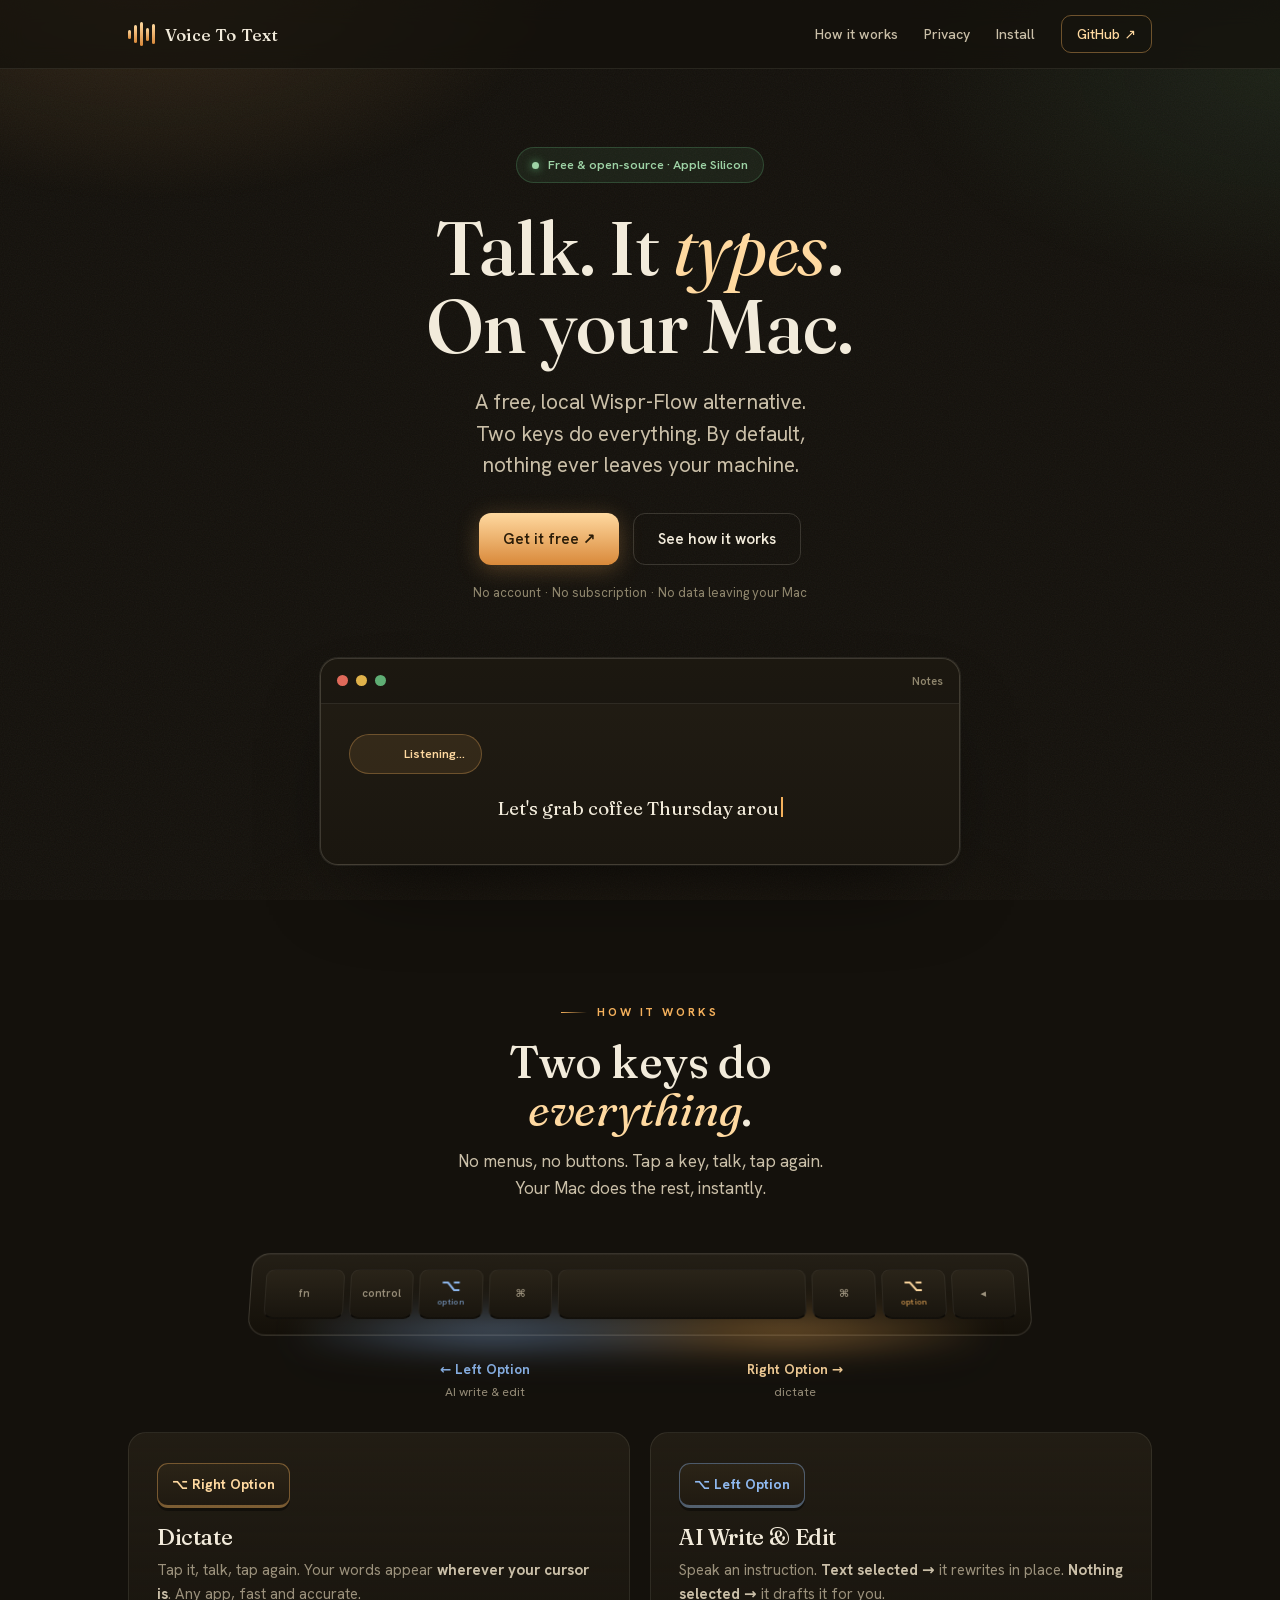
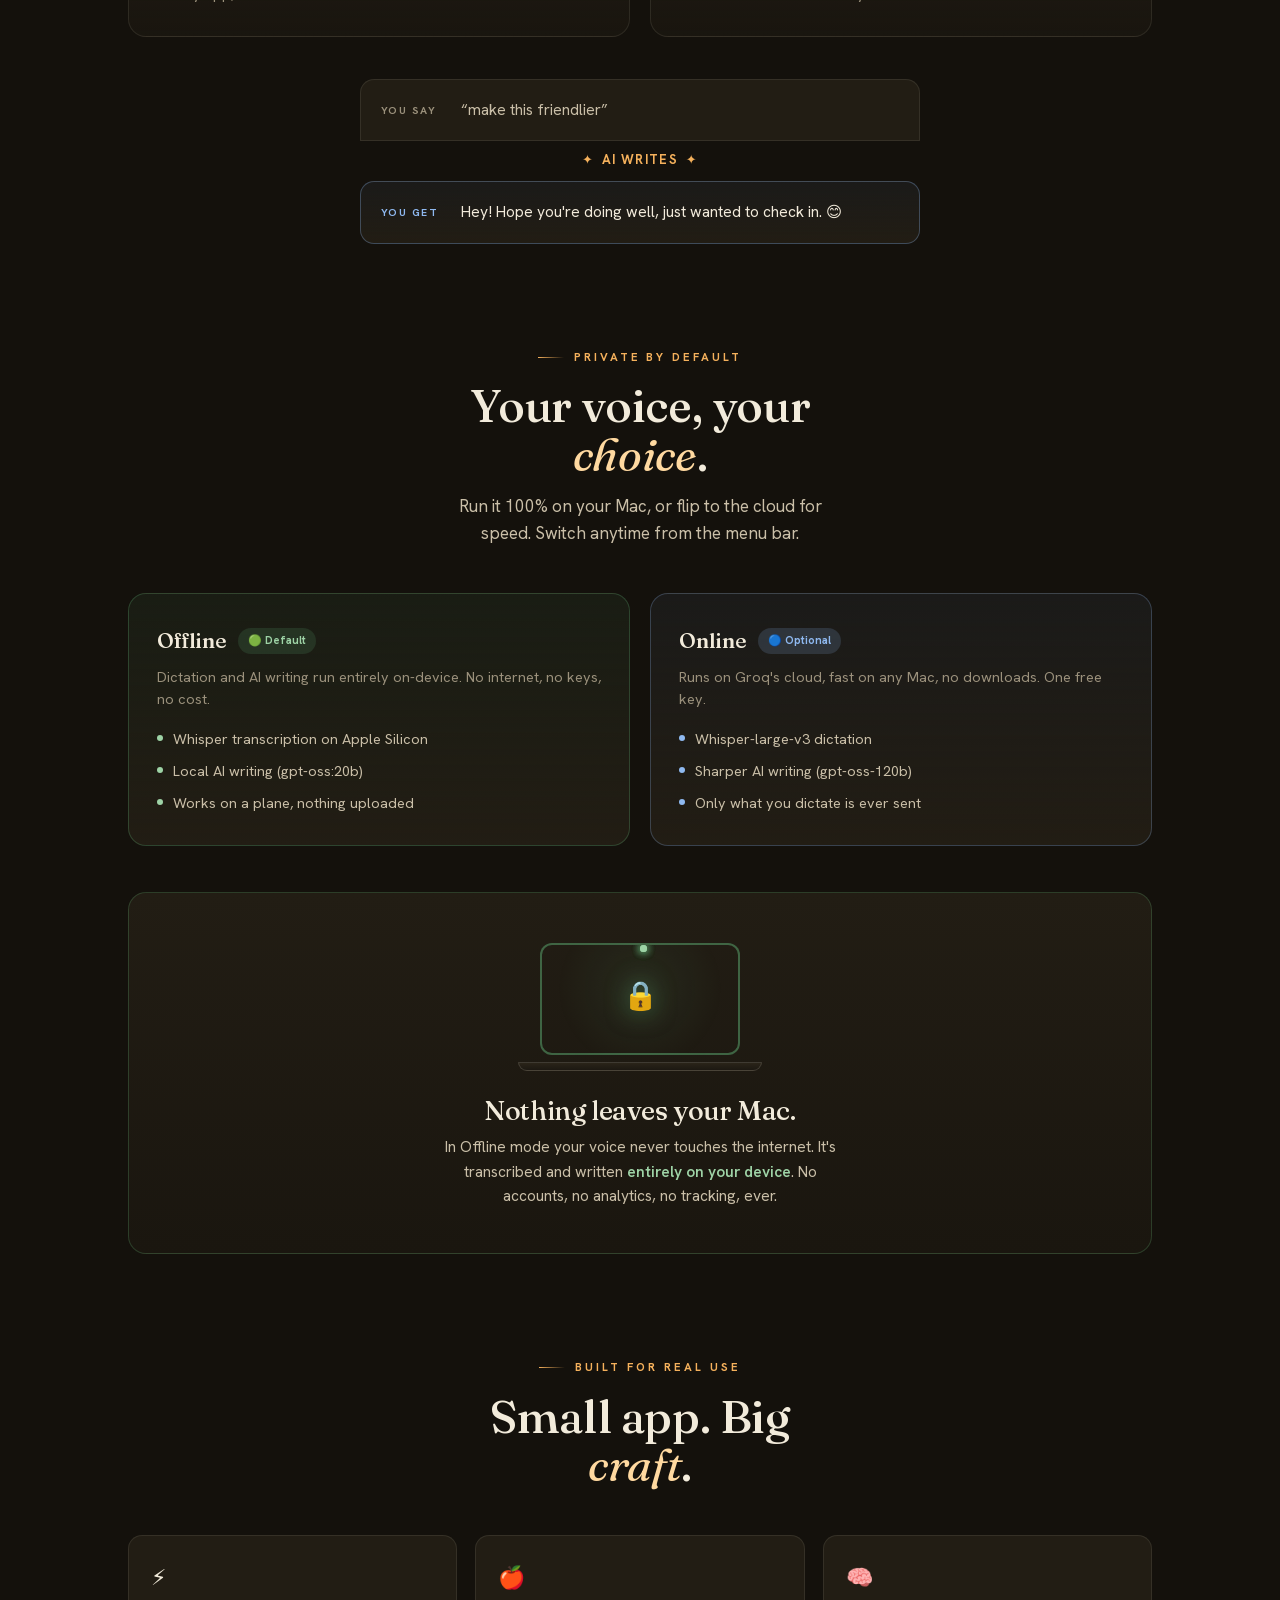
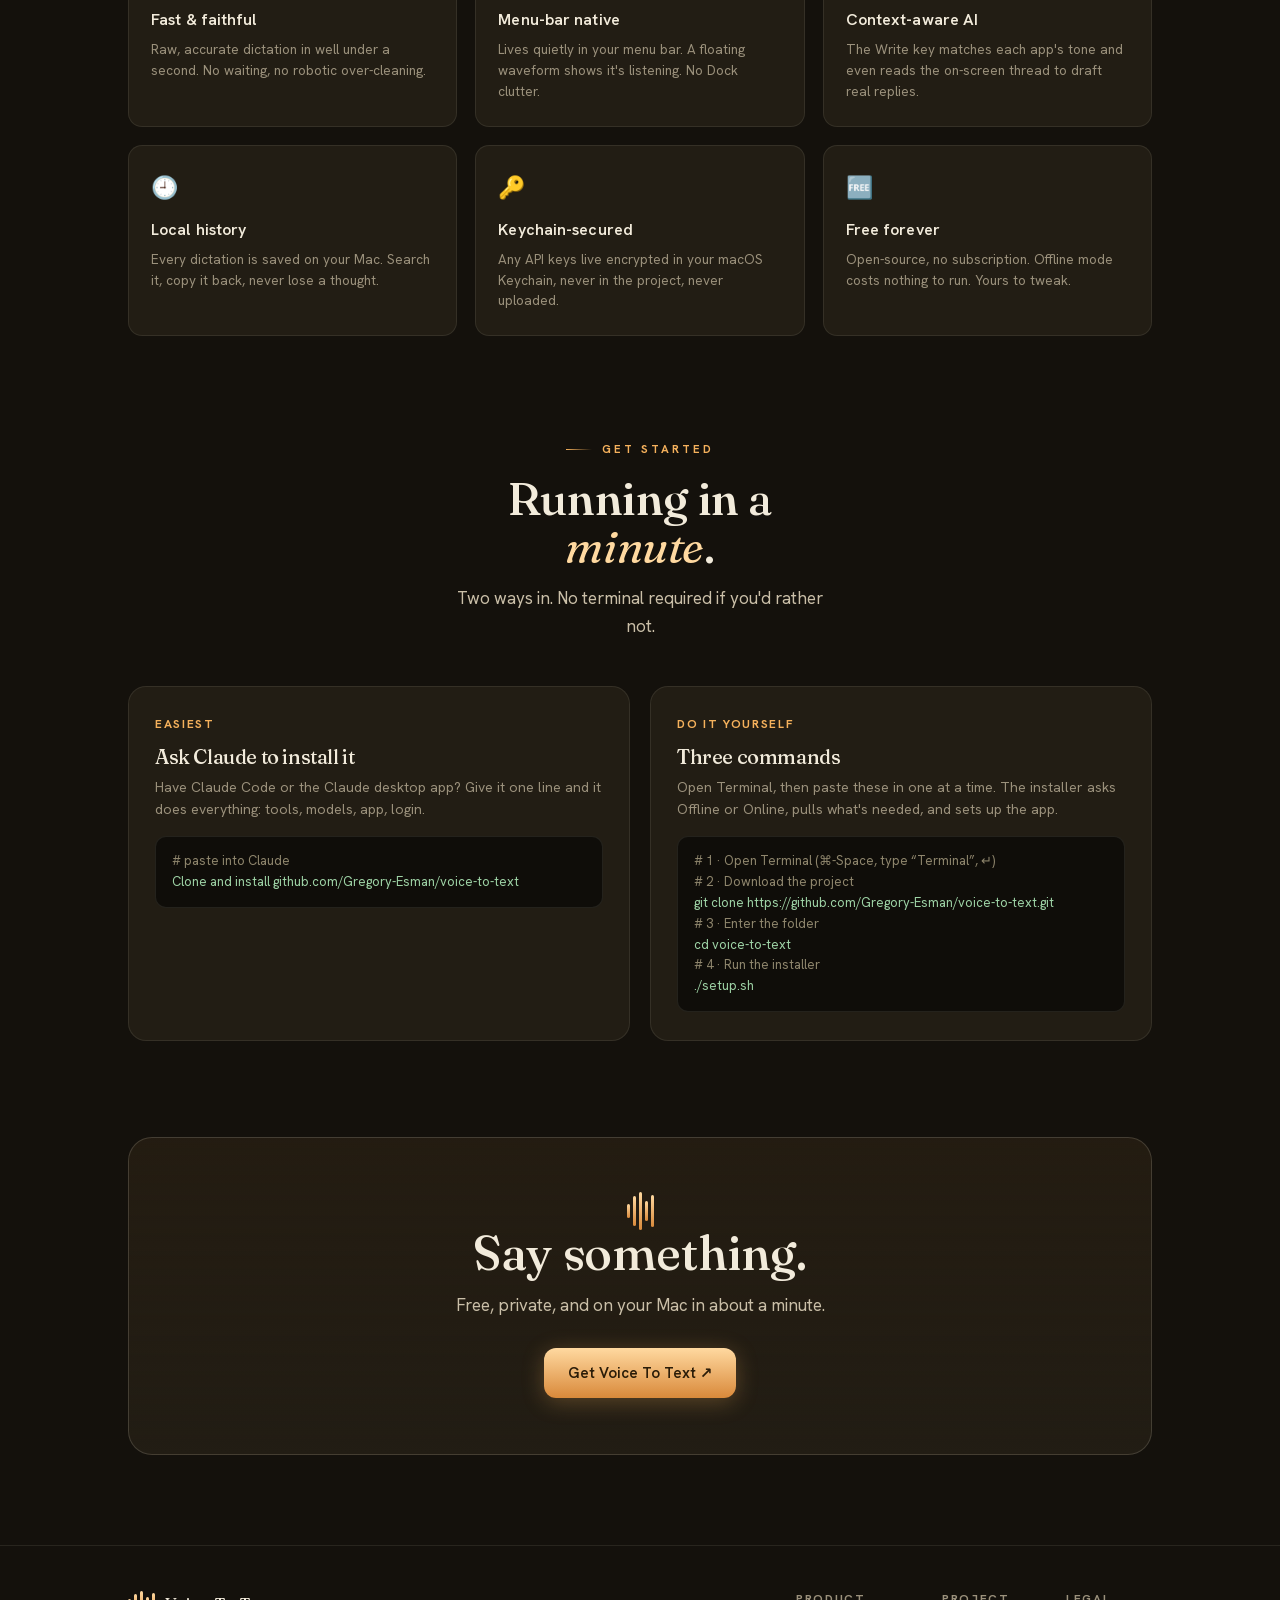
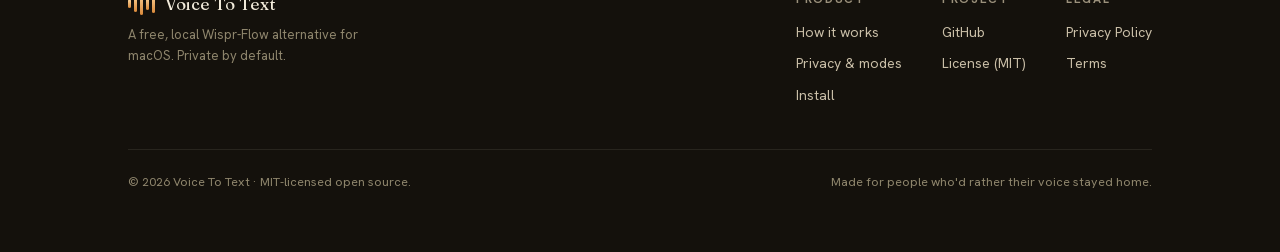
<file: site/index.html>
<!DOCTYPE html>
<html lang="en">
<head>
<meta charset="utf-8">
<meta name="viewport" content="width=device-width, initial-scale=1">
<title>Voice To Text: free, local, private Mac dictation</title>
<meta name="description" content="A free, local Wispr-Flow alternative for macOS. Dictate and write with AI. 100% on your Mac by default. Two keys do everything.">
<link rel="stylesheet" href="style.css">
<style>
/* ── page-specific ─────────────────────────────────────── */
section{position:relative;z-index:1}
.center{text-align:center}

/* HERO */
.hero{padding-top:78px;padding-bottom:34px;text-align:center}
.hero .badge{display:inline-flex;align-items:center;gap:9px;background:rgba(95,174,116,.1);
  border:1px solid rgba(95,174,116,.28);color:var(--sage);font-size:12.5px;font-weight:600;
  padding:7px 15px;border-radius:30px;margin-bottom:26px}
.hero .badge .dot{width:7px;height:7px;border-radius:50%;background:var(--sage);box-shadow:0 0 9px var(--sage-deep)}
.hero h1{font-size:clamp(36px,7vw,76px);line-height:1.02;margin-bottom:22px}
.hero p.sub{font-size:clamp(16px,2.2vw,21px);color:var(--ink-soft);max-width:30ch;margin:0 auto 32px;line-height:1.5}
.hero .cta{display:flex;gap:14px;justify-content:center;flex-wrap:wrap}
.hero .note{margin-top:18px;color:var(--faint);font-size:13px}

/* DEMO WINDOW (animated transcription) */
.demo{max-width:640px;margin:54px auto 0;background:linear-gradient(180deg,var(--bg-card),#1a160f);
  border:1px solid var(--hair-strong);border-radius:var(--radius);overflow:hidden;
  box-shadow:0 40px 90px -40px rgba(0,0,0,.8),0 0 0 1px var(--hair)}
.demo .top{display:flex;align-items:center;gap:8px;padding:13px 16px;border-bottom:1px solid var(--hair);
  background:rgba(0,0,0,.18)}
.demo .top i{width:11px;height:11px;border-radius:50%;background:#3a3128}
.demo .top i:first-child{background:#e06a5a}.demo .top i:nth-child(2){background:#e0b24a}.demo .top i:nth-child(3){background:#5fae74}
.demo .top span{margin-left:auto;font-size:11.5px;color:var(--faint);font-weight:600}
.demo .body{padding:30px 28px 34px;min-height:160px;display:flex;flex-direction:column;gap:20px}
.demo .pill{align-self:flex-start;display:flex;align-items:center;gap:11px;background:rgba(245,177,92,.1);
  border:1px solid rgba(245,177,92,.3);border-radius:30px;padding:9px 16px}
.demo .pill .wave{display:flex;align-items:center;gap:3px;height:18px}
.demo .pill .wave i{width:3px;border-radius:3px;background:var(--amber-hi);animation:eq 1.1s var(--ease) infinite}
.demo .pill .wave i:nth-child(2){animation-delay:.12s}.demo .pill .wave i:nth-child(3){animation-delay:.24s}
.demo .pill .wave i:nth-child(4){animation-delay:.36s}.demo .pill .wave i:nth-child(5){animation-delay:.48s}
.demo .pill .lab{font-size:12.5px;color:var(--amber-hi);font-weight:600}
.demo.idle .pill .wave i{animation-play-state:paused;transform:scaleY(.4)}
.demo .typed{font-size:19px;line-height:1.55;color:var(--ink);font-family:"Fraunces",serif;font-weight:400}
.demo .caret{display:inline-block;width:2px;height:1.05em;background:var(--amber);vertical-align:-2px;
  margin-left:2px;animation:blink 1s steps(1) infinite}
@keyframes blink{50%{opacity:0}}

/* generic section heading */
.shead{text-align:center;max-width:42ch;margin:0 auto 8px}
.sectop{padding-top:96px}
.shead h2{font-size:clamp(27px,4.5vw,46px);margin:16px 0 14px}
.shead p{color:var(--ink-soft);font-size:17px;line-height:1.6;max-width:48ch;margin:0 auto}

/* ANIMATED KEYBOARD */
.kbd{max-width:780px;margin:48px auto 8px;perspective:1500px}
.kbd .deck{transform:rotateX(15deg);background:linear-gradient(180deg,#241f16,#141009);
  border:1px solid var(--hair-strong);border-radius:18px;padding:16px 14px;position:relative;
  box-shadow:0 50px 80px -38px #000, inset 0 1px 0 rgba(255,255,255,.05)}
.kbd .deck::after{content:"";position:absolute;left:6%;right:6%;bottom:-16px;height:38px;border-radius:50%;
  filter:blur(16px);z-index:-1;
  background:radial-gradient(50% 100% at 28% 50%,rgba(143,185,240,.55),transparent 72%),
            radial-gradient(50% 100% at 72% 50%,rgba(245,177,92,.55),transparent 72%);
  animation:underglow 4s var(--ease) infinite}
@keyframes underglow{0%,100%{opacity:.5}50%{opacity:.9}}
.krow{display:flex;gap:6px;justify-content:center}
.key{flex:1;min-width:0;overflow:hidden;min-height:52px;border-radius:9px;background:linear-gradient(180deg,#2a2419,#19150e);
  border:1px solid rgba(255,255,255,.06);border-bottom:2px solid rgba(0,0,0,.55);
  display:flex;flex-direction:column;align-items:center;justify-content:center;gap:2px;
  font-size:11px;color:var(--muted);font-weight:600;white-space:nowrap}
.key small{font-size:8.5px;color:var(--faint);letter-spacing:.04em}
.key.space{flex:4}.key.wide{flex:1.25}
.key.opt{color:var(--ink)}.key.opt .g{font-size:17px;line-height:1}
.key.opt.left{color:var(--blue);animation:keyL 5s var(--ease) infinite}
.key.opt.left small{color:rgba(143,185,240,.7)}
.key.opt.right{color:var(--amber-hi);animation:keyR 5s var(--ease) infinite}
.key.opt.right small{color:rgba(245,177,92,.75)}
@keyframes keyL{0%,42%,100%{box-shadow:0 0 0 1px rgba(143,185,240,.3),0 0 20px rgba(143,185,240,.18);transform:translateY(0);background:linear-gradient(180deg,rgba(143,185,240,.13),#19150e)}22%{box-shadow:0 0 0 1px rgba(143,185,240,.75),0 0 42px rgba(143,185,240,.5);transform:translateY(1.5px);background:linear-gradient(180deg,rgba(143,185,240,.28),#19150e)}}
@keyframes keyR{0%,90%,100%{box-shadow:0 0 0 1px rgba(245,177,92,.3),0 0 20px rgba(245,177,92,.18);transform:translateY(0);background:linear-gradient(180deg,rgba(245,177,92,.13),#19150e)}70%{box-shadow:0 0 0 1px rgba(245,177,92,.75),0 0 42px rgba(245,177,92,.5);transform:translateY(1.5px);background:linear-gradient(180deg,rgba(245,177,92,.3),#19150e)}}
.kbd .hint{display:flex;justify-content:space-between;max-width:600px;margin:22px auto 0;gap:20px}
.kbd .hint div{flex:1;text-align:center;font-size:12.5px;color:var(--muted)}
.kbd .hint b{display:block;font-size:13.5px;margin-bottom:2px}
.kbd .hint .l b{color:var(--blue)}.kbd .hint .r b{color:var(--amber-hi)}
@media (max-width:560px){
  .kbd{margin-top:34px}
  .kbd .deck{padding:11px 9px;border-radius:14px}
  .krow{gap:4px}
  .key{min-height:42px;font-size:9px;border-radius:7px}
  .key small{display:none}
  .key.opt .g{font-size:15px}
  .kbd .hint{margin-top:16px;gap:10px}
  .kbd .hint div{font-size:11px}
  .demo .body{padding:24px 20px 28px}
  .demo .typed{font-size:16px}
}

/* TWO KEYS */
.keys{display:grid;grid-template-columns:1fr 1fr;gap:20px;margin-top:30px}
.keycard{background:linear-gradient(180deg,var(--bg-card),rgba(34,29,20,.4));border:1px solid var(--hair);
  border-radius:var(--radius);padding:30px 28px;transition:transform .3s var(--ease),border-color .3s}
.keycard:hover{transform:translateY(-3px);border-color:var(--hair-strong)}
.keycard .cap{font-weight:700;font-size:14px;background:linear-gradient(180deg,#2b2417,#201a11);
  border:1px solid var(--hair-strong);border-bottom-width:3px;border-radius:11px;padding:9px 14px;
  display:inline-flex;gap:9px;box-shadow:0 3px 0 rgba(0,0,0,.4);margin-bottom:18px}
.keycard.dictate .cap{color:var(--amber-hi);border-color:rgba(245,177,92,.4)}
.keycard.write .cap{color:var(--blue);border-color:rgba(143,185,240,.4)}
.keycard h3{font-size:22px;margin-bottom:9px}
.keycard p{color:var(--muted);font-size:15px;line-height:1.6}
.keycard p b{color:var(--ink-soft)}
@media (max-width:680px){.keys{grid-template-columns:1fr}}

/* AI REWRITE morph graphic */
.morph{max-width:560px;margin:42px auto 0;display:grid;grid-template-columns:1fr;gap:0}
.morph .row{display:grid;grid-template-columns:64px 1fr;gap:16px;align-items:center;padding:18px 20px;
  background:var(--bg-card);border:1px solid var(--hair);border-radius:14px}
.morph .row.say{margin-bottom:-1px;border-bottom-left-radius:0;border-bottom-right-radius:0}
.morph .arrow{justify-self:center;margin:10px 0;color:var(--amber);font-size:13px;font-weight:700;letter-spacing:.1em;
  display:flex;align-items:center;gap:8px}
.morph .arrow .spark{display:inline-block;animation:spin 3.2s linear infinite}
@keyframes spin{to{transform:rotate(360deg)}}
.morph .row.get{border-color:rgba(143,185,240,.3);background:linear-gradient(180deg,rgba(143,185,240,.06),var(--bg-card))}
.morph .tag{font-size:10.5px;font-weight:700;letter-spacing:.14em;text-transform:uppercase;color:var(--muted)}
.morph .row.get .tag{color:var(--blue)}
.morph .txt{font-size:15.5px;color:var(--ink);min-height:1.5em}
.morph .row.say .txt{color:var(--ink-soft)}

/* MODES */
.modes{display:grid;grid-template-columns:1fr 1fr;gap:20px;margin-top:46px}
.mode{border-radius:var(--radius);padding:30px 28px;border:1px solid var(--hair)}
.mode.off{background:linear-gradient(180deg,rgba(95,174,116,.08),var(--bg-card));border-color:rgba(95,174,116,.28)}
.mode.on{background:linear-gradient(180deg,rgba(143,185,240,.06),var(--bg-card));border-color:rgba(143,185,240,.25)}
.mode .h{display:flex;align-items:center;gap:11px;margin-bottom:8px}
.mode .h b{font-family:"Fraunces",serif;font-size:21px;font-weight:500}
.mode .h .pill{font-size:11px;font-weight:700;padding:4px 10px;border-radius:20px}
.mode.off .h .pill{background:rgba(95,174,116,.16);color:var(--sage)}
.mode.on .h .pill{background:rgba(143,185,240,.16);color:var(--blue)}
.mode>p{color:var(--muted);font-size:14.5px;margin-bottom:16px;line-height:1.55}
.mode ul{list-style:none;display:flex;flex-direction:column;gap:9px}
.mode li{display:flex;gap:10px;align-items:flex-start;font-size:14.5px;color:var(--ink-soft)}
.mode li::before{content:"";width:6px;height:6px;border-radius:50%;margin-top:8px;flex:0 0 6px}
.mode.off li::before{background:var(--sage)}.mode.on li::before{background:var(--blue)}
@media (max-width:680px){.modes{grid-template-columns:1fr}}

/* PRIVACY animated graphic */
.privacy{margin-top:46px;background:linear-gradient(180deg,var(--bg-card),#1a160f);
  border:1px solid rgba(95,174,116,.25);border-radius:var(--radius);padding:44px 32px;text-align:center;overflow:hidden;position:relative}
.privacy .mac{position:relative;width:200px;height:128px;margin:6px auto 26px}
.privacy .screen{position:absolute;inset:0 0 16px 0;border:2px solid rgba(95,174,116,.5);border-radius:12px;
  background:radial-gradient(circle at 50% 40%,rgba(95,174,116,.1),transparent 70%);overflow:hidden}
.privacy .base{position:absolute;left:-22px;right:-22px;bottom:0;height:9px;border-radius:0 0 9px 9px;
  background:linear-gradient(#2a2419,#1c1812);border:1px solid var(--hair-strong)}
.privacy .lock{position:absolute;top:50%;left:50%;transform:translate(-50%,-58%);font-size:28px;
  filter:drop-shadow(0 0 12px rgba(95,174,116,.5))}
.privacy .orb{position:absolute;width:7px;height:7px;border-radius:50%;background:var(--sage);
  box-shadow:0 0 8px var(--sage-deep);opacity:.9}
.privacy .o1{animation:orbit1 4.5s var(--ease) infinite}
.privacy .o2{animation:orbit2 5.2s var(--ease) infinite}
.privacy .o3{animation:orbit3 3.8s var(--ease) infinite}
@keyframes orbit1{0%{top:20%;left:18%}50%{top:62%;left:74%}100%{top:20%;left:18%}}
@keyframes orbit2{0%{top:64%;left:24%}50%{top:24%;left:70%}100%{top:64%;left:24%}}
@keyframes orbit3{0%{top:40%;left:78%}50%{top:58%;left:26%}100%{top:40%;left:78%}}
.privacy h3{font-size:27px;margin-bottom:10px}
.privacy p{color:var(--ink-soft);font-size:15.5px;max-width:46ch;margin:0 auto;line-height:1.6}
.privacy .mark{color:var(--sage);font-weight:600}

/* FEATURES */
.feat{display:grid;grid-template-columns:repeat(3,1fr);gap:18px;margin-top:46px}
.fcard{background:var(--bg-card);border:1px solid var(--hair);border-radius:14px;padding:24px 22px;transition:border-color .3s,transform .3s}
.fcard:hover{border-color:var(--hair-strong);transform:translateY(-2px)}
.fcard .ic{font-size:22px;margin-bottom:12px;display:block}
.fcard h4{font-size:16px;font-weight:600;margin-bottom:6px;letter-spacing:.1px}
.fcard p{color:var(--muted);font-size:13.5px;line-height:1.55}
@media (max-width:760px){.feat{grid-template-columns:1fr 1fr}}
@media (max-width:480px){.feat{grid-template-columns:1fr}}

/* INSTALL */
.install{margin-top:46px;display:grid;grid-template-columns:1fr 1fr;gap:20px}
.icard{background:var(--bg-card);border:1px solid var(--hair);border-radius:var(--radius);padding:28px 26px}
.icard .n{font-size:12px;font-weight:700;letter-spacing:.14em;text-transform:uppercase;color:var(--amber);margin-bottom:12px}
.icard h3{font-size:20px;margin-bottom:10px}
.icard p{color:var(--muted);font-size:14px;line-height:1.55;margin-bottom:16px}
.code{background:#0f0d09;border:1px solid var(--hair);border-radius:11px;padding:14px 16px;
  font-family:"Hanken Grotesk";font-size:13px;color:var(--sage);overflow-x:auto;white-space:nowrap}
.code .c{color:var(--faint)}
@media (max-width:680px){.install{grid-template-columns:1fr}}

.endcta{text-align:center;margin-top:96px;padding:56px 32px;background:linear-gradient(180deg,rgba(245,177,92,.07),var(--bg-card));
  border:1px solid var(--hair-strong);border-radius:24px}
.endcta h2{font-size:clamp(30px,5vw,48px);margin-bottom:14px}
.endcta p{color:var(--ink-soft);font-size:17px;margin-bottom:28px}
</style>
</head>
<body>
<nav>
  <div class="bar">
    <a class="brand" href="#top"><span class="eq"><i></i><i></i><i></i><i></i><i></i></span> Voice&nbsp;To&nbsp;Text</a>
    <div class="links">
      <a href="#how">How it works</a>
      <a href="#modes">Privacy</a>
      <a href="#install">Install</a>
      <a class="gh" href="https://github.com/Gregory-Esman/voice-to-text">GitHub ↗</a>
    </div>
  </div>
</nav>

<a id="top"></a>
<section class="hero wrap">
  <div class="badge"><span class="dot"></span> Free &amp; open-source · Apple Silicon</div>
  <h1>Talk. It <em>types</em>.<br>On your Mac.</h1>
  <p class="sub">A free, local Wispr-Flow alternative. Two keys do everything. By default, nothing ever leaves your machine.</p>
  <div class="cta">
    <a class="btn primary" href="https://github.com/Gregory-Esman/voice-to-text">Get it free ↗</a>
    <a class="btn ghost" href="#how">See how it works</a>
  </div>
  <div class="note">No account · No subscription · No data leaving your Mac</div>

  <!-- animated transcription demo -->
  <div class="demo idle" id="demo">
    <div class="top"><i></i><i></i><i></i><span>Notes</span></div>
    <div class="body">
      <div class="pill"><span class="wave"><i></i><i></i><i></i><i></i><i></i></span><span class="lab" id="demoLab">Tap ⌥ to dictate</span></div>
      <div class="typed"><span id="demoText"></span><span class="caret"></span></div>
    </div>
  </div>
</section>

<!-- HOW IT WORKS -->
<section class="how wrap sectop" id="how">
  <div class="shead">
    <span class="kicker">How it works</span>
    <h2>Two keys do <em>everything</em>.</h2>
    <p>No menus, no buttons. Tap a key, talk, tap again. Your Mac does the rest, instantly.</p>
  </div>

  <!-- animated keyboard: the two Option keys press in turn -->
  <div class="kbd">
    <div class="deck">
      <div class="krow">
        <div class="key wide">fn</div>
        <div class="key">control</div>
        <div class="key opt left"><span class="g">⌥</span><small>option</small></div>
        <div class="key">⌘</div>
        <div class="key space"></div>
        <div class="key">⌘</div>
        <div class="key opt right"><span class="g">⌥</span><small>option</small></div>
        <div class="key">◂</div>
      </div>
    </div>
    <div class="hint">
      <div class="l"><b>← Left Option</b>AI write &amp; edit</div>
      <div class="r"><b>Right Option →</b>dictate</div>
    </div>
  </div>

  <div class="keys">
    <div class="keycard dictate">
      <div class="cap">⌥ Right Option</div>
      <h3>Dictate</h3>
      <p>Tap it, talk, tap again. Your words appear <b>wherever your cursor is</b>. Any app, fast and accurate.</p>
    </div>
    <div class="keycard write">
      <div class="cap">⌥ Left Option</div>
      <h3>AI Write &amp; Edit</h3>
      <p>Speak an instruction. <b>Text selected →</b> it rewrites in place. <b>Nothing selected →</b> it drafts it for you.</p>
    </div>
  </div>

  <!-- AI rewrite morph -->
  <div class="morph" id="morph">
    <div class="row say">
      <span class="tag">You say</span>
      <span class="txt" id="morphSay"></span>
    </div>
    <div class="arrow"><span class="spark">✦</span> AI WRITES <span class="spark">✦</span></div>
    <div class="row get">
      <span class="tag">You get</span>
      <span class="txt" id="morphGet"></span>
    </div>
  </div>
</section>

<!-- MODES -->
<section class="modes-sec wrap sectop" id="modes">
  <div class="shead">
    <span class="kicker">Private by default</span>
    <h2>Your voice, your <em>choice</em>.</h2>
    <p>Run it 100% on your Mac, or flip to the cloud for speed. Switch anytime from the menu bar.</p>
  </div>
  <div class="modes">
    <div class="mode off">
      <div class="h"><b>Offline</b><span class="pill">🟢 Default</span></div>
      <p>Dictation and AI writing run entirely on-device. No internet, no keys, no cost.</p>
      <ul>
        <li>Whisper transcription on Apple Silicon</li>
        <li>Local AI writing (gpt-oss:20b)</li>
        <li>Works on a plane, nothing uploaded</li>
      </ul>
    </div>
    <div class="mode on">
      <div class="h"><b>Online</b><span class="pill">🔵 Optional</span></div>
      <p>Runs on Groq's cloud, fast on any Mac, no downloads. One free key.</p>
      <ul>
        <li>Whisper-large-v3 dictation</li>
        <li>Sharper AI writing (gpt-oss-120b)</li>
        <li>Only what you dictate is ever sent</li>
      </ul>
    </div>
  </div>

  <!-- privacy animated graphic -->
  <div class="privacy">
    <div class="mac">
      <div class="screen">
        <span class="orb o1"></span><span class="orb o2"></span><span class="orb o3"></span>
        <span class="lock">🔒</span>
      </div>
      <div class="base"></div>
    </div>
    <h3>Nothing leaves your Mac.</h3>
    <p>In Offline mode your voice never touches the internet. It's transcribed and written <span class="mark">entirely on your device</span>. No accounts, no analytics, no tracking, ever.</p>
  </div>
</section>

<!-- FEATURES -->
<section class="feat-sec wrap sectop">
  <div class="shead">
    <span class="kicker">Built for real use</span>
    <h2>Small app. Big <em>craft</em>.</h2>
  </div>
  <div class="feat">
    <div class="fcard"><span class="ic">⚡</span><h4>Fast &amp; faithful</h4><p>Raw, accurate dictation in well under a second. No waiting, no robotic over-cleaning.</p></div>
    <div class="fcard"><span class="ic">🍎</span><h4>Menu-bar native</h4><p>Lives quietly in your menu bar. A floating waveform shows it's listening. No Dock clutter.</p></div>
    <div class="fcard"><span class="ic">🧠</span><h4>Context-aware AI</h4><p>The Write key matches each app's tone and even reads the on-screen thread to draft real replies.</p></div>
    <div class="fcard"><span class="ic">🕘</span><h4>Local history</h4><p>Every dictation is saved on your Mac. Search it, copy it back, never lose a thought.</p></div>
    <div class="fcard"><span class="ic">🔑</span><h4>Keychain-secured</h4><p>Any API keys live encrypted in your macOS Keychain, never in the project, never uploaded.</p></div>
    <div class="fcard"><span class="ic">🆓</span><h4>Free forever</h4><p>Open-source, no subscription. Offline mode costs nothing to run. Yours to tweak.</p></div>
  </div>
</section>

<!-- INSTALL -->
<section class="install-sec wrap sectop" id="install">
  <div class="shead">
    <span class="kicker">Get started</span>
    <h2>Running in a <em>minute</em>.</h2>
    <p>Two ways in. No terminal required if you'd rather not.</p>
  </div>
  <div class="install">
    <div class="icard">
      <div class="n">Easiest</div>
      <h3>Ask Claude to install it</h3>
      <p>Have Claude Code or the Claude desktop app? Give it one line and it does everything: tools, models, app, login.</p>
      <div class="code"><span class="c"># paste into Claude</span><br>Clone and install github.com/Gregory-Esman/voice-to-text</div>
    </div>
    <div class="icard">
      <div class="n">Do it yourself</div>
      <h3>Three commands</h3>
      <p>Open Terminal, then paste these in one at a time. The installer asks Offline or Online, pulls what's needed, and sets up the app.</p>
      <div class="code"><span class="c"># 1 · Open Terminal (⌘-Space, type “Terminal”, ↵)</span><br><span class="c"># 2 · Download the project</span><br>git clone https://github.com/Gregory-Esman/voice-to-text.git<br><span class="c"># 3 · Enter the folder</span><br>cd voice-to-text<br><span class="c"># 4 · Run the installer</span><br>./setup.sh</div>
    </div>
  </div>
</section>

<section class="wrap">
  <div class="endcta">
    <span class="eq" style="height:34px"><i style="height:14px"></i><i style="height:30px"></i><i style="height:38px"></i><i style="height:20px"></i><i style="height:32px"></i></span>
    <h2>Say something.</h2>
    <p>Free, private, and on your Mac in about a minute.</p>
    <a class="btn primary" href="https://github.com/Gregory-Esman/voice-to-text">Get Voice To Text ↗</a>
  </div>
</section>

<footer>
  <div class="wrap">
    <div class="cols">
      <div>
        <div class="brand"><span class="eq"><i></i><i></i><i></i><i></i><i></i></span> Voice To Text</div>
        <div class="tag">A free, local Wispr-Flow alternative for macOS. Private by default.</div>
      </div>
      <div class="links">
        <div>
          <b>Product</b>
          <a href="#how">How it works</a>
          <a href="#modes">Privacy &amp; modes</a>
          <a href="#install">Install</a>
        </div>
        <div>
          <b>Project</b>
          <a href="https://github.com/Gregory-Esman/voice-to-text">GitHub</a>
          <a href="https://github.com/Gregory-Esman/voice-to-text/blob/main/LICENSE">License (MIT)</a>
        </div>
        <div>
          <b>Legal</b>
          <a href="privacy.html">Privacy Policy</a>
          <a href="terms.html">Terms</a>
        </div>
      </div>
    </div>
    <div class="fine">
      <span>© 2026 Voice To Text · MIT-licensed open source.</span>
      <span>Made for people who'd rather their voice stayed home.</span>
    </div>
  </div>
</footer>

<script>
// Animated transcription demo: waveform "listens", then text types out, loops.
const PHRASES=[
  "Let's grab coffee Thursday around ten.",
  "Reply to Jake, I'll send the deck tonight.",
  "Add oat milk, sourdough, and blueberries.",
  "Draft a quick thank-you to the whole team."
];
const demo=document.getElementById('demo'), dt=document.getElementById('demoText'), lab=document.getElementById('demoLab');
let pi=0;
function typeLoop(){
  const text=PHRASES[pi%PHRASES.length];
  demo.classList.remove('idle'); lab.textContent='Listening…';
  let i=0;
  const start=setTimeout(()=>{
    const tick=setInterval(()=>{
      dt.textContent=text.slice(0,++i);
      if(i>=text.length){
        clearInterval(tick); lab.textContent='Pasted ✓'; demo.classList.add('idle');
        setTimeout(()=>{ // clear + next
          let j=text.length;
          const del=setInterval(()=>{ dt.textContent=text.slice(0,--j); if(j<=0){clearInterval(del); pi++; lab.textContent='Tap ⌥ to dictate'; setTimeout(typeLoop,500);} },18);
        },1600);
      }
    },42);
  },700);
}
typeLoop();

// AI rewrite morph: cycle say→get pairs with a fade.
const PAIRS=[
  ["make this friendlier","Hey! Hope you're doing well, just wanted to check in. 😊"],
  ["turn into bullet points","• Ship the build\n• Email the client\n• Book the room"],
  ["reply that I'm running late","Hi, running about 10 minutes behind, see you shortly!"],
  ["fix the grammar","Their results were better than ours this quarter."]
];
const ms=document.getElementById('morphSay'), mg=document.getElementById('morphGet');
let mi=0;
function morphLoop(){
  const [say,get]=PAIRS[mi%PAIRS.length];
  ms.style.opacity=0; mg.style.opacity=0;
  setTimeout(()=>{ ms.textContent='“'+say+'”'; ms.style.transition='opacity .4s'; ms.style.opacity=1; },200);
  setTimeout(()=>{ mg.textContent=get; mg.style.transition='opacity .5s'; mg.style.opacity=1; },900);
  mi++; setTimeout(morphLoop,3600);
}
mg.style.whiteSpace='pre-line'; morphLoop();
</script>
</body>
</html>
</file>
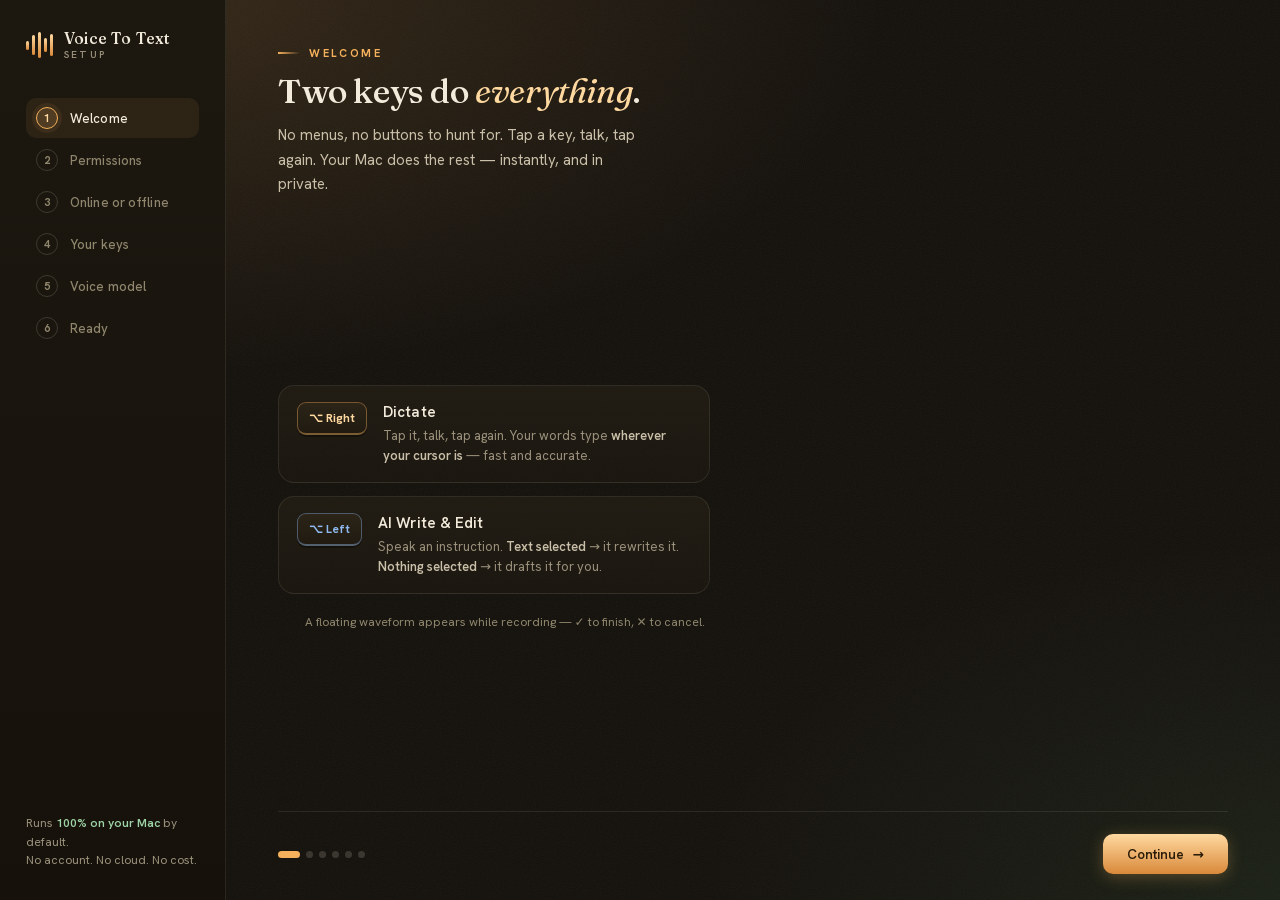
<file: web/onboarding/index.html>
<!DOCTYPE html>
<html lang="en">
<head>
<meta charset="utf-8">
<meta name="viewport" content="width=device-width, initial-scale=1">
<title>Voice To Text — Setup</title>
<!-- Strict CSP: no network at all. Fonts/styles/scripts are local; the only
     channel out is the WebKit message bridge to the app (not a network path). -->
<meta http-equiv="Content-Security-Policy"
      content="default-src 'none'; style-src 'self' 'unsafe-inline'; font-src 'self'; img-src 'self' data:; script-src 'self' 'unsafe-inline';">
<link href="fonts/fonts.css" rel="stylesheet">
<style>
:root{
  --bg:#14110c;
  --bg-raise:#1c1810;
  --bg-card:#221d14;
  --ink:#f2ebdb;
  --ink-soft:#cabfa8;
  --muted:#9b917c;
  --faint:#8f866d;
  --hair:rgba(242,235,219,.09);
  --hair-strong:rgba(242,235,219,.16);
  --amber:#f5b15c;
  --amber-hi:#ffd9a0;
  --amber-deep:#d9893a;
  --sage:#9ed3a6;
  --sage-deep:#5fae74;
  --blue:#8fb9f0;
  --radius:16px;
  --ease:cubic-bezier(.2,.7,.2,1);
}
*{box-sizing:border-box;margin:0;padding:0}
html,body{height:100%}
body{
  font-family:"Hanken Grotesk",system-ui,sans-serif;
  background:var(--bg);
  color:var(--ink);
  -webkit-font-smoothing:antialiased;
  overflow:hidden;
  position:relative;
}
/* warm radial glow + grain atmosphere */
body::before{
  content:"";position:fixed;inset:0;pointer-events:none;z-index:0;
  background:
    radial-gradient(120% 90% at 14% 0%, rgba(245,177,92,.14), transparent 46%),
    radial-gradient(90% 80% at 100% 100%, rgba(95,174,116,.10), transparent 50%);
}
body::after{
  content:"";position:fixed;inset:0;pointer-events:none;z-index:0;opacity:.05;
  background-image:url("data:image/svg+xml,%3Csvg xmlns='http://www.w3.org/2000/svg' width='160' height='160'%3E%3Cfilter id='n'%3E%3CfeTurbulence type='fractalNoise' baseFrequency='0.85' numOctaves='2' stitchTiles='stitch'/%3E%3C/filter%3E%3Crect width='100%25' height='100%25' filter='url(%23n)'/%3E%3C/svg%3E");
}

.shell{
  position:relative;z-index:1;
  display:grid;grid-template-columns:226px 1fr;
  height:100vh;min-height:600px;
}

/* ── LEFT RAIL ─────────────────────────────────────────── */
.rail{
  position:relative;
  padding:30px 26px;
  background:linear-gradient(180deg,var(--bg-raise),#16120b);
  border-right:1px solid var(--hair);
  display:flex;flex-direction:column;
}
.brand{display:flex;align-items:center;gap:11px;margin-bottom:34px}
.brand .eq{display:flex;align-items:center;gap:3px;height:26px}
.brand .eq i{
  width:3px;border-radius:3px;background:linear-gradient(var(--amber-hi),var(--amber-deep));
  animation:eq 1.5s var(--ease) infinite;
}
.brand .eq i:nth-child(1){height:9px;animation-delay:0s}
.brand .eq i:nth-child(2){height:20px;animation-delay:.18s}
.brand .eq i:nth-child(3){height:26px;animation-delay:.36s}
.brand .eq i:nth-child(4){height:14px;animation-delay:.54s}
.brand .eq i:nth-child(5){height:22px;animation-delay:.72s}
@keyframes eq{0%,100%{transform:scaleY(.45)}50%{transform:scaleY(1)}}
.brand .name{font-family:"Fraunces",serif;font-weight:500;font-size:16px;letter-spacing:.2px;line-height:1.05}
.brand .name small{display:block;font-family:"Hanken Grotesk";font-weight:600;font-size:10px;letter-spacing:.22em;text-transform:uppercase;color:var(--muted);margin-top:3px}

.steps{display:flex;flex-direction:column;gap:2px;margin-top:4px}
.steps .s{
  display:flex;align-items:center;gap:12px;
  padding:9px 10px;border-radius:10px;color:var(--faint);
  font-size:13px;font-weight:500;letter-spacing:.1px;
  transition:all .35s var(--ease);position:relative;
}
.steps .s .dot{
  width:22px;height:22px;flex:0 0 22px;border-radius:50%;
  border:1.5px solid var(--hair-strong);
  display:grid;place-items:center;font-size:11px;font-weight:700;
  transition:all .35s var(--ease);
}
.steps .s.done{color:var(--ink-soft)}
.steps .s.done .dot{border-color:var(--sage-deep);background:rgba(95,174,116,.16);color:var(--sage)}
.steps .s.active{color:var(--ink);background:rgba(245,177,92,.08)}
.steps .s.active .dot{border-color:var(--amber);background:rgba(245,177,92,.18);color:var(--amber-hi);box-shadow:0 0 0 4px rgba(245,177,92,.07)}

.rail .foot{margin-top:auto;font-size:12px;line-height:1.55;color:var(--muted)}
.rail .foot b{color:var(--sage);font-weight:600}

/* ── RIGHT CONTENT ─────────────────────────────────────── */
.main{position:relative;display:flex;flex-direction:column;padding:46px 52px 26px}
.kicker{
  font-size:11px;font-weight:700;letter-spacing:.24em;text-transform:uppercase;
  color:var(--amber);margin-bottom:14px;display:flex;align-items:center;gap:9px;
}
.kicker::before{content:"";width:22px;height:1.5px;background:linear-gradient(90deg,var(--amber),transparent)}
h1{
  font-family:"Fraunces",serif;font-weight:500;font-size:34px;line-height:1.04;
  letter-spacing:-.4px;margin-bottom:14px;
}
h1 em{font-style:italic;color:var(--amber-hi)}
.lede{font-size:15px;line-height:1.62;color:var(--ink-soft);max-width:46ch;margin-bottom:26px}

.content{flex:1;display:flex;flex-direction:column;justify-content:center}

/* key feature cards (welcome) */
.keycards{display:flex;flex-direction:column;gap:13px;max-width:48ch}
.kc{
  display:grid;grid-template-columns:auto 1fr;gap:16px;align-items:start;
  background:linear-gradient(180deg,var(--bg-card),rgba(34,29,20,.4));
  border:1px solid var(--hair);border-radius:var(--radius);
  padding:16px 18px;transition:border-color .3s var(--ease),transform .3s var(--ease);
}
.kc:hover{border-color:var(--hair-strong);transform:translateY(-1px)}
.cap{
  font-family:"Hanken Grotesk";font-weight:700;font-size:12px;color:var(--ink);
  background:linear-gradient(180deg,#2b2417,#201a11);
  border:1px solid var(--hair-strong);border-bottom-width:2.5px;
  border-radius:9px;padding:7px 11px;min-width:54px;text-align:center;white-space:nowrap;
  box-shadow:0 2px 0 rgba(0,0,0,.35);
}
.kc.dictate .cap{border-color:rgba(245,177,92,.4);color:var(--amber-hi)}
.kc.write .cap{border-color:rgba(143,185,240,.4);color:var(--blue)}
.kc h3{font-size:15px;font-weight:600;margin-bottom:4px;letter-spacing:.1px}
.kc p{font-size:13px;line-height:1.55;color:var(--muted)}
.kc p b{color:var(--ink-soft);font-weight:600}

.hint{display:flex;align-items:center;gap:9px;margin-top:20px;font-size:12px;color:var(--faint)}
.hint .pill{display:flex;gap:2.5px;align-items:flex-end;height:13px}
.hint .pill i{width:2.5px;background:var(--amber);border-radius:2px;animation:eq 1.3s var(--ease) infinite}
.hint .pill i:nth-child(2){animation-delay:.2s}.hint .pill i:nth-child(3){animation-delay:.4s}.hint .pill i:nth-child(4){animation-delay:.6s}

/* permissions */
.perm{display:flex;flex-direction:column;gap:11px;max-width:48ch}
.prow{
  display:flex;align-items:center;gap:14px;
  background:var(--bg-card);border:1px solid var(--hair);border-radius:13px;padding:13px 15px;
}
.prow .ico{width:36px;height:36px;flex:0 0 36px;border-radius:10px;display:grid;place-items:center;font-size:17px;
  background:rgba(245,177,92,.12);border:1px solid rgba(245,177,92,.25)}
.prow .tx{flex:1}
.prow .tx b{font-size:13.5px;font-weight:600;display:block}
.prow .tx span{font-size:12px;color:var(--muted)}
.prow .go,button.go{
  -webkit-appearance:none;appearance:none;cursor:pointer;font-family:inherit;
  font-size:12.5px;font-weight:700;color:var(--amber-hi);
  background:rgba(245,177,92,.13);border:1px solid rgba(245,177,92,.55);
  padding:8px 16px;border-radius:9px;white-space:nowrap;transition:all .2s var(--ease)}
.prow .go:hover,button.go:hover{background:rgba(245,177,92,.26);border-color:var(--amber);
  transform:translateY(-1px)}
.prow .go:active,button.go:active{transform:translateY(0)}
.prow .size{font-size:12.5px;font-weight:600;color:var(--ink-soft);font-variant-numeric:tabular-nums;
  white-space:nowrap;background:var(--bg-raise);border:1px solid var(--hair);padding:5px 11px;border-radius:8px}
.kchip{font-weight:600;font-size:11px;color:var(--muted)}
.kchip.set{color:var(--sage)}
.prow{position:relative;overflow:hidden;transition:border-color .4s var(--ease),box-shadow .4s var(--ease),background .4s var(--ease)}
.dlbar{position:absolute;left:0;bottom:0;height:3px;width:0;border-radius:0 3px 0 0;
  background:linear-gradient(90deg,var(--amber-deep),var(--amber-hi));transition:width .5s var(--ease)}
.prow.granted .dlbar{background:var(--sage)}
.dlrow{display:flex;align-items:center;gap:14px;margin-top:18px}
.dlhint{font-size:12px;color:var(--muted);line-height:1.45;max-width:40ch}
.prow.granted{border-color:rgba(95,174,116,.65);
  box-shadow:0 0 0 1px rgba(95,174,116,.45), 0 0 22px rgba(95,174,116,.18);
  background:linear-gradient(180deg,rgba(95,174,116,.08),var(--bg-card))}
button.go.granted{color:var(--sage);border-color:rgba(95,174,116,.55);background:rgba(95,174,116,.14);
  cursor:default}
button.go.granted:hover{background:rgba(95,174,116,.14);border-color:rgba(95,174,116,.55);transform:none}
.statusline{margin-top:16px;font-size:12.5px;color:var(--muted);display:flex;align-items:center;gap:8px}
.statusline .b{width:8px;height:8px;border-radius:50%;background:var(--sage);box-shadow:0 0 10px var(--sage-deep)}

/* mode switch */
.modewrap{max-width:46ch}
.switch{
  display:flex;align-items:center;gap:16px;padding:18px 20px;border-radius:var(--radius);
  background:var(--bg-card);border:1px solid var(--hair-strong);margin-bottom:14px;
  transition:all .4s var(--ease);
}
.switch.on{border-color:rgba(95,174,116,.5);background:linear-gradient(180deg,rgba(95,174,116,.1),var(--bg-card))}
.toggle{
  width:52px;height:30px;border-radius:30px;flex:0 0 52px;position:relative;cursor:pointer;
  background:rgba(143,185,240,.25);border:1px solid var(--hair-strong);transition:all .4s var(--ease);
}
.toggle::after{content:"";position:absolute;top:2px;left:2px;width:24px;height:24px;border-radius:50%;
  background:linear-gradient(180deg,#fff,#d8d0bf);transition:all .4s var(--ease);box-shadow:0 2px 6px rgba(0,0,0,.4)}
.switch.on .toggle{background:rgba(95,174,116,.5)}
.switch.on .toggle::after{left:24px}
.switch .lab b{font-size:14.5px;font-weight:600;display:block}
.switch .lab span{font-size:12.5px;color:var(--muted)}
.modenote{font-size:13px;line-height:1.6;color:var(--ink-soft);padding:13px 16px;border-radius:12px;
  background:rgba(95,174,116,.07);border:1px solid rgba(95,174,116,.18)}
.modenote.online{background:rgba(143,185,240,.07);border-color:rgba(143,185,240,.2)}
.modenote .tag{font-weight:700}
.modenote.offline .tag{color:var(--sage)} .modenote.online .tag{color:var(--blue)}

/* shortcut keycaps */
.keys{display:flex;gap:30px;margin:6px 0 4px}
.keyset b{font-size:12px;font-weight:600;color:var(--muted);text-transform:uppercase;letter-spacing:.14em;display:block;margin-bottom:11px}
.bigcap{
  font-family:"Fraunces",serif;font-size:21px;font-weight:500;color:var(--ink);
  background:linear-gradient(180deg,#2c2517,#1d180f);border:1px solid var(--hair-strong);
  border-bottom-width:3px;border-radius:13px;padding:16px 22px;display:inline-flex;align-items:center;gap:10px;
  box-shadow:0 3px 0 rgba(0,0,0,.4);
}
.bigcap small{font-family:"Hanken Grotesk";font-size:12px;color:var(--muted);font-weight:600}
.changelink{display:block;margin-top:11px;font-size:12px;color:var(--amber);font-weight:600}

/* done */
.done-hero{display:flex;flex-direction:column;align-items:flex-start;gap:18px;max-width:44ch}
.bigwave{display:flex;align-items:center;gap:5px;height:54px}
.bigwave i{width:5px;border-radius:5px;background:linear-gradient(var(--sage),var(--sage-deep));animation:eq 1.4s var(--ease) infinite}
.bigwave i:nth-child(odd){background:linear-gradient(var(--amber-hi),var(--amber-deep))}
.recap{display:flex;flex-direction:column;gap:9px;width:100%}
.recap .r{display:flex;gap:11px;align-items:center;font-size:13.5px;color:var(--ink-soft)}
.recap .r .ck{width:20px;height:20px;border-radius:50%;background:rgba(95,174,116,.18);border:1px solid var(--sage-deep);
  color:var(--sage);display:grid;place-items:center;font-size:11px;font-weight:700;flex:0 0 20px}

/* ── FOOTER NAV ────────────────────────────────────────── */
.nav{display:flex;align-items:center;justify-content:space-between;padding-top:22px;margin-top:18px;border-top:1px solid var(--hair)}
.progress{display:flex;gap:6px}
.progress i{width:7px;height:7px;border-radius:50%;background:var(--hair-strong);transition:all .35s}
.progress i.on{background:var(--amber);width:22px;border-radius:7px}
.btns{display:flex;gap:10px}
button{font-family:inherit;cursor:pointer;border:none;font-size:13.5px;font-weight:600;letter-spacing:.1px;transition:all .25s var(--ease)}
.ghost{background:transparent;color:var(--muted);padding:11px 18px;border-radius:10px}
.ghost:hover{color:var(--ink);background:var(--hair)}
.primary{
  background:linear-gradient(180deg,var(--amber-hi),var(--amber-deep));color:#2a1c08;
  padding:11px 24px;border-radius:10px;box-shadow:0 3px 16px rgba(245,177,92,.28);
  display:inline-flex;align-items:center;gap:8px;
}
.primary:hover{transform:translateY(-1px);box-shadow:0 5px 22px rgba(245,177,92,.4)}
.primary .arr{transition:transform .25s}
.primary:hover .arr{transform:translateX(3px)}

/* step entrance */
.step{display:none}
.step.show{display:flex;flex-direction:column;flex:1;animation:rise .55s var(--ease) both}
.step.show .kicker{animation:rise .5s var(--ease) both;animation-delay:.02s}
.step.show h1{animation:rise .55s var(--ease) both;animation-delay:.06s}
.step.show .lede{animation:rise .55s var(--ease) both;animation-delay:.12s}
.step.show .content>*{animation:rise .6s var(--ease) both;animation-delay:.18s}
@keyframes rise{from{opacity:0;transform:translateY(14px)}to{opacity:1;transform:none}}
@media (prefers-reduced-motion:reduce){*{animation:none!important;transition:none!important}}
</style>
</head>
<body>
<div class="shell">
  <!-- LEFT RAIL -->
  <aside class="rail">
    <div class="brand">
      <div class="eq"><i></i><i></i><i></i><i></i><i></i></div>
      <div class="name">Voice&nbsp;To&nbsp;Text<small>Setup</small></div>
    </div>
    <nav class="steps" id="rail"></nav>
    <div class="foot">Runs <b>100% on your Mac</b> by default.<br>No account. No cloud. No cost.</div>
  </aside>

  <!-- RIGHT CONTENT -->
  <main class="main">
    <!-- WELCOME -->
    <section class="step" data-key="welcome">
      <div class="kicker">Welcome</div>
      <h1>Two keys do <em>everything</em>.</h1>
      <p class="lede">No menus, no buttons to hunt for. Tap a key, talk, tap again. Your Mac does the rest — instantly, and in private.</p>
      <div class="content">
        <div class="keycards">
          <div class="kc dictate">
            <div class="cap">⌥ Right</div>
            <div><h3>Dictate</h3><p>Tap it, talk, tap again. Your words type <b>wherever your cursor is</b> — fast and accurate.</p></div>
          </div>
          <div class="kc write">
            <div class="cap">⌥ Left</div>
            <div><h3>AI Write &amp; Edit</h3><p>Speak an instruction. <b>Text selected</b> → it rewrites it. <b>Nothing selected</b> → it drafts it for you.</p></div>
          </div>
        </div>
        <div class="hint"><span class="pill"><i></i><i></i><i></i><i></i></span> A floating waveform appears while recording — ✓ to finish, ✕ to cancel.</div>
      </div>
    </section>

    <!-- PERMISSIONS -->
    <section class="step" data-key="permissions">
      <div class="kicker">One-time setup</div>
      <h1>Three quick <em>permissions</em>.</h1>
      <p class="lede">macOS asks every dictation app for these. Click each, enable “Python” (or this app), and you’re set.</p>
      <div class="content">
        <div class="perm">
          <div class="prow"><div class="ico">🎙️</div><div class="tx"><b>Microphone</b><span>So it can hear your voice.</span></div><button class="go" data-act="openPerm" data-which="mic">Open</button></div>
          <div class="prow"><div class="ico">♿️</div><div class="tx"><b>Accessibility</b><span>So it can paste with ⌘V.</span></div><button class="go" data-act="openPerm" data-which="acc">Open</button></div>
          <div class="prow"><div class="ico">⌨️</div><div class="tx"><b>Input Monitoring</b><span>So the Option keys work everywhere.</span></div><button class="go" data-act="openPerm" data-which="input">Open</button></div>
        </div>
        <div class="statusline" id="permStatus"><span class="b" style="background:var(--muted);box-shadow:none"></span> Checking Accessibility… you may need to relaunch after enabling.</div>
      </div>
    </section>

    <!-- MODE -->
    <section class="step" data-key="mode">
      <div class="kicker">Choose your mode</div>
      <h1>Private by <em>default</em>.</h1>
      <p class="lede">Offline keeps everything on your Mac — no internet, no API key. It’s the default and what we recommend. Online runs dictation and AI writing on Groq’s cloud (one free key) — fast on any Mac, no downloads. Switch anytime from the menu bar.</p>
      <div class="content">
        <div class="modewrap">
          <div class="switch on" id="modeSwitch" data-act="toggleMode">
            <div class="toggle"></div>
            <div class="lab"><b>Offline — 100% on-device</b><span>Recommended · nothing leaves your Mac</span></div>
          </div>
          <div class="modenote offline" id="modeNote"><span class="tag">🟢 Offline</span> — dictation and AI writing both run on your Mac. No key needed.</div>
        </div>
      </div>
    </section>

    <!-- SHORTCUT -->
    <section class="step" data-key="shortcut">
      <div class="kicker">Your keys</div>
      <h1>Pick your two <em>keys</em>.</h1>
      <p class="lede">The Option keys are the defaults — clean and easy to reach. Press “Change”, then press the key you want (a bare key or a ⌃-combo works best).</p>
      <div class="content">
        <div class="keys">
          <div class="keyset"><b>Dictate</b><div class="bigcap" id="capDictate">⌥<small id="lblDictate">Right Option</small></div><a class="changelink" data-act="recordKey" data-which="dictate">Change…</a></div>
          <div class="keyset"><b>AI Write</b><div class="bigcap" id="capCommand">⌥<small id="lblCommand">Left Option</small></div><a class="changelink" data-act="recordKey" data-which="command">Change…</a></div>
        </div>
      </div>
    </section>

    <!-- API KEY (online) -->
    <section class="step" data-key="apikey">
      <div class="kicker">Online key</div>
      <h1>One free <em>key</em>.</h1>
      <p class="lede">Online mode runs everything on Groq’s cloud — dictation (whisper-large-v3) and AI write/edit (gpt-oss-120b). One free key, no card. Paste it below; it’s stored encrypted in your macOS Keychain, never uploaded or committed.</p>
      <div class="content">
        <div class="perm">
          <div class="prow"><div class="ico">🧠</div><div class="tx"><b>Groq <span id="groqStatus" class="kchip">— not set</span></b><span>Dictation + AI writing. Free key from console.groq.com.</span></div><button class="go" data-act="enterKey" data-which="groq">Paste key</button></div>
        </div>
        <div class="modenote online"><span class="tag">🔒 Keychain</span> — the key is entered in a secure macOS prompt and stored encrypted. Nothing is written to the project; only your dictation is sent, to Groq.</div>
      </div>
    </section>

    <!-- DOWNLOAD (offline) -->
    <section class="step" data-key="download">
      <div class="kicker">Almost there</div>
      <h1>Two models, <em>one time</em>.</h1>
      <p class="lede">Offline mode runs both jobs on your Mac, so it uses two models. Download them now (~16&nbsp;GB total), then they work forever with no internet.</p>
      <div class="content">
        <div class="perm">
          <div class="prow" id="dl-whisper"><div class="ico">🎙️</div><div class="tx"><b>Whisper — speech to text</b><span>Your dictation, transcribed on-device.</span></div><div class="size" id="size-whisper">~3 GB</div><div class="dlbar" id="bar-whisper"></div></div>
          <div class="prow" id="dl-gpt"><div class="ico">🧠</div><div class="tx"><b>gpt-oss:20b — AI writing &amp; edits</b><span>The Left-Option drafts, served by Ollama.</span></div><div class="size" id="size-gpt">~13 GB</div><div class="dlbar" id="bar-gpt"></div></div>
        </div>
        <div class="dlrow"><button class="go" id="dlBtn" data-act="downloadModels">Download now</button><span class="dlhint" id="dlHint">Or skip — Whisper downloads on your first dictation; gpt-oss via the installer.</span></div>
      </div>
    </section>

    <!-- DONE -->
    <section class="step" data-key="done">
      <div class="kicker">You’re ready</div>
      <h1>Go ahead — <em>say something</em>.</h1>
      <div class="content">
        <div class="done-hero">
          <div class="bigwave"><i style="height:18px"></i><i style="height:40px"></i><i style="height:28px"></i><i style="height:50px"></i><i style="height:22px"></i><i style="height:44px"></i><i style="height:16px"></i><i style="height:34px"></i></div>
          <div class="recap">
            <div class="r"><span class="ck">✓</span><span>Tap <b>Right Option</b>, talk, tap again to type it.</span></div>
            <div class="r"><span class="ck">✓</span><span>Tap <b>Left Option</b> to write or edit with AI.</span></div>
            <div class="r" id="doneMode"><span class="ck">✓</span><span>Everything runs on your Mac — private and free.</span></div>
          </div>
        </div>
      </div>
    </section>

    <!-- NAV -->
    <div class="nav">
      <div class="progress" id="prog"></div>
      <div class="btns">
        <button class="ghost" id="back">Back</button>
        <button class="primary" id="next">Continue <span class="arr">→</span></button>
      </div>
    </div>
  </main>
</div>

<script>
const LABELS={welcome:"Welcome",permissions:"Permissions",mode:"Online or offline",
  shortcut:"Your keys",apikey:"Online keys",download:"Voice model",done:"Ready"};
let offline=true, i=0;
const rail=document.getElementById('rail'), prog=document.getElementById('prog');

function steps(){
  const s=["welcome","permissions","mode","shortcut"];
  s.push(offline ? "download" : "apikey");
  s.push("done");
  return s;
}
function buildRail(){
  const st=steps(); rail.innerHTML=''; prog.innerHTML='';
  st.forEach((k,n)=>{
    rail.insertAdjacentHTML('beforeend',`<div class="s" data-n="${n}"><span class="dot">${n+1}</span>${LABELS[k]}</div>`);
    prog.insertAdjacentHTML('beforeend',`<i data-n="${n}"></i>`);
  });
}
function render(){
  const st=steps(); if(i>=st.length) i=st.length-1;
  const cur=st[i];
  document.querySelectorAll('.step').forEach(el=>el.classList.toggle('show',el.dataset.key===cur));
  document.querySelectorAll('.steps .s').forEach((el,n)=>{
    el.classList.toggle('active',n===i); el.classList.toggle('done',n<i);
    el.querySelector('.dot').textContent = n<i ? '✓' : n+1;
  });
  document.querySelectorAll('.progress i').forEach((el,n)=>el.classList.toggle('on',n===i));
  document.getElementById('back').style.visibility = i===0?'hidden':'visible';
  document.getElementById('next').innerHTML = i===st.length-1 ? 'Finish setup ✓' : 'Continue <span class="arr">→</span>';
}
function go(n){ const st=steps(); i=Math.max(0,Math.min(st.length-1,n)); render(); }

// ── native bridge ──
function send(obj){
  try{ if(window.webkit&&window.webkit.messageHandlers&&window.webkit.messageHandlers.flow)
    window.webkit.messageHandlers.flow.postMessage(obj); }catch(e){}
}
document.getElementById('next').onclick=()=>{ const st=steps(); if(i<st.length-1) go(i+1); else send({action:'finish'}); };
document.getElementById('back').onclick=()=>go(i-1);
rail.onclick=e=>{const s=e.target.closest('.s'); if(s) go(+s.dataset.n);};
document.addEventListener('click', e=>{
  const el=e.target.closest('[data-act]'); if(!el) return;
  const act=el.dataset.act;
  if(act==='openPerm') send({action:'openPerm', which:el.dataset.which});
  else if(act==='recordKey'){ el.textContent='Press a key…'; send({action:'recordKey', which:el.dataset.which}); }
  else if(act==='enterKey') send({action:'enterKey', which:el.dataset.which});
  else if(act==='toggleMode'){ setOffline(!offline); send({action:'setOffline', offline:offline}); }
  else if(act==='downloadModels'){ if(el.disabled) return; el.textContent='Downloading…'; el.disabled=true; send({action:'downloadModels'}); }
});
window.flowDownload=function(which, pct, done){
  const bar=document.getElementById('bar-'+which), chip=document.getElementById('size-'+which), row=document.getElementById('dl-'+which);
  if(done){ if(bar) bar.style.width='100%'; if(chip) chip.textContent='✓ Ready'; if(row) row.classList.add('granted'); }
  else if(typeof pct==='number'){ if(bar) bar.style.width=Math.max(2,Math.min(100,pct))+'%'; if(chip) chip.textContent=Math.round(pct)+'%'; }
};
window.flowDownloadDone=function(){
  const b=document.getElementById('dlBtn'); if(b){ b.textContent='✓ Downloaded'; b.classList.add('granted'); b.disabled=true; }
  const h=document.getElementById('dlHint'); if(h) h.textContent='Both models are on your Mac — you’re fully offline-ready.';
};
window.flowDlStatus=function(msg){ const h=document.getElementById('dlHint'); if(h) h.textContent=msg; };
window.flowGoto=function(key){ const st=steps(); const n=st.indexOf(key); if(n>=0) go(n); };

function setOffline(off){
  offline=off;
  const sw=document.getElementById('modeSwitch'), note=document.getElementById('modeNote');
  sw.classList.toggle('on', off);
  if(off){ note.className='modenote offline'; note.innerHTML='<span class="tag">🟢 Offline</span> — dictation and AI writing both run on your Mac. No key needed.'; }
  else{ note.className='modenote online'; note.innerHTML='<span class="tag">🔵 Online</span> — Groq’s cloud handles dictation and AI writing. You’ll add one free key next.'; }
  const dm=document.getElementById('doneMode');
  if(dm) dm.innerHTML = off ? '<span class="ck">✓</span><span>Everything runs on your Mac — private and free.</span>'
                            : '<span class="ck">✓</span><span>Online — Groq cloud (dictation + AI writing).</span>';
  buildRail(); render();
}

// ── native → JS ──
window.flowInit=function(s){
  if(typeof s.offline==='boolean') setOffline(s.offline);
  if(s.dictate){const e=document.getElementById('lblDictate'); if(e) e.textContent=s.dictate;}
  if(s.command){const e=document.getElementById('lblCommand'); if(e) e.textContent=s.command;}
  if(s.perms) window.flowPerms(s.perms);
  window.flowKeyStatus('groq', !!s.groq);
};
window.flowPerms=function(p){
  ['mic','acc','input'].forEach(k=>{
    const btn=document.querySelector(`[data-act="openPerm"][data-which="${k}"]`);
    if(btn){
      btn.textContent = p[k] ? '✓ Granted' : 'Open';
      btn.classList.toggle('granted', !!p[k]);
      const row=btn.closest('.prow'); if(row) row.classList.toggle('granted', !!p[k]);
    }
  });
  const all = p.mic && p.acc && p.input;
  const el=document.getElementById('permStatus');
  if(el) el.innerHTML = all
    ? '<span class="b"></span> All three granted — you’re set.'
    : '<span class="b" style="background:var(--amber);box-shadow:none"></span> Grant the dimmed ones above (relaunch the app if a dot stays grey).';
};
window.flowKeyStatus=function(which, set){
  const el=document.getElementById('groqStatus'); if(!el) return;
  el.textContent = set ? '— set ✓' : '— not set';
  el.classList.toggle('set', !!set);
  const btn=document.querySelector(`[data-act="enterKey"][data-which="${which}"]`);
  if(btn){
    btn.textContent = set ? 'Replace' : 'Paste key';
    const row=btn.closest('.prow'); if(row) row.classList.toggle('granted', !!set);
  }
};
window.flowShortcut=function(which, label){
  const e=document.getElementById(which==='dictate'?'lblDictate':'lblCommand'); if(e) e.textContent=label;
  document.querySelectorAll(`[data-act="recordKey"][data-which="${which}"]`).forEach(b=>b.textContent='Change…');
};

// Browser-preview helpers (ignored inside the app)
const qp=new URLSearchParams(location.search);
if(!window.webkit||!window.webkit.messageHandlers){
  if(qp.get('online')==='1') offline=false;
}
buildRail();
const s0=parseInt(qp.get('step')); if(!isNaN(s0)) i=s0;
render();
// Browser preview: ?granted=mic,acc,input to light up the green perimeters.
if(!window.webkit||!window.webkit.messageHandlers){
  const g=(qp.get('granted')||'').split(',');
  if(g.some(Boolean)) window.flowPerms({mic:g.includes('mic'),acc:g.includes('acc'),input:g.includes('input')});
}
send({action:'ready'});
</script>
</body>
</html>
</file>
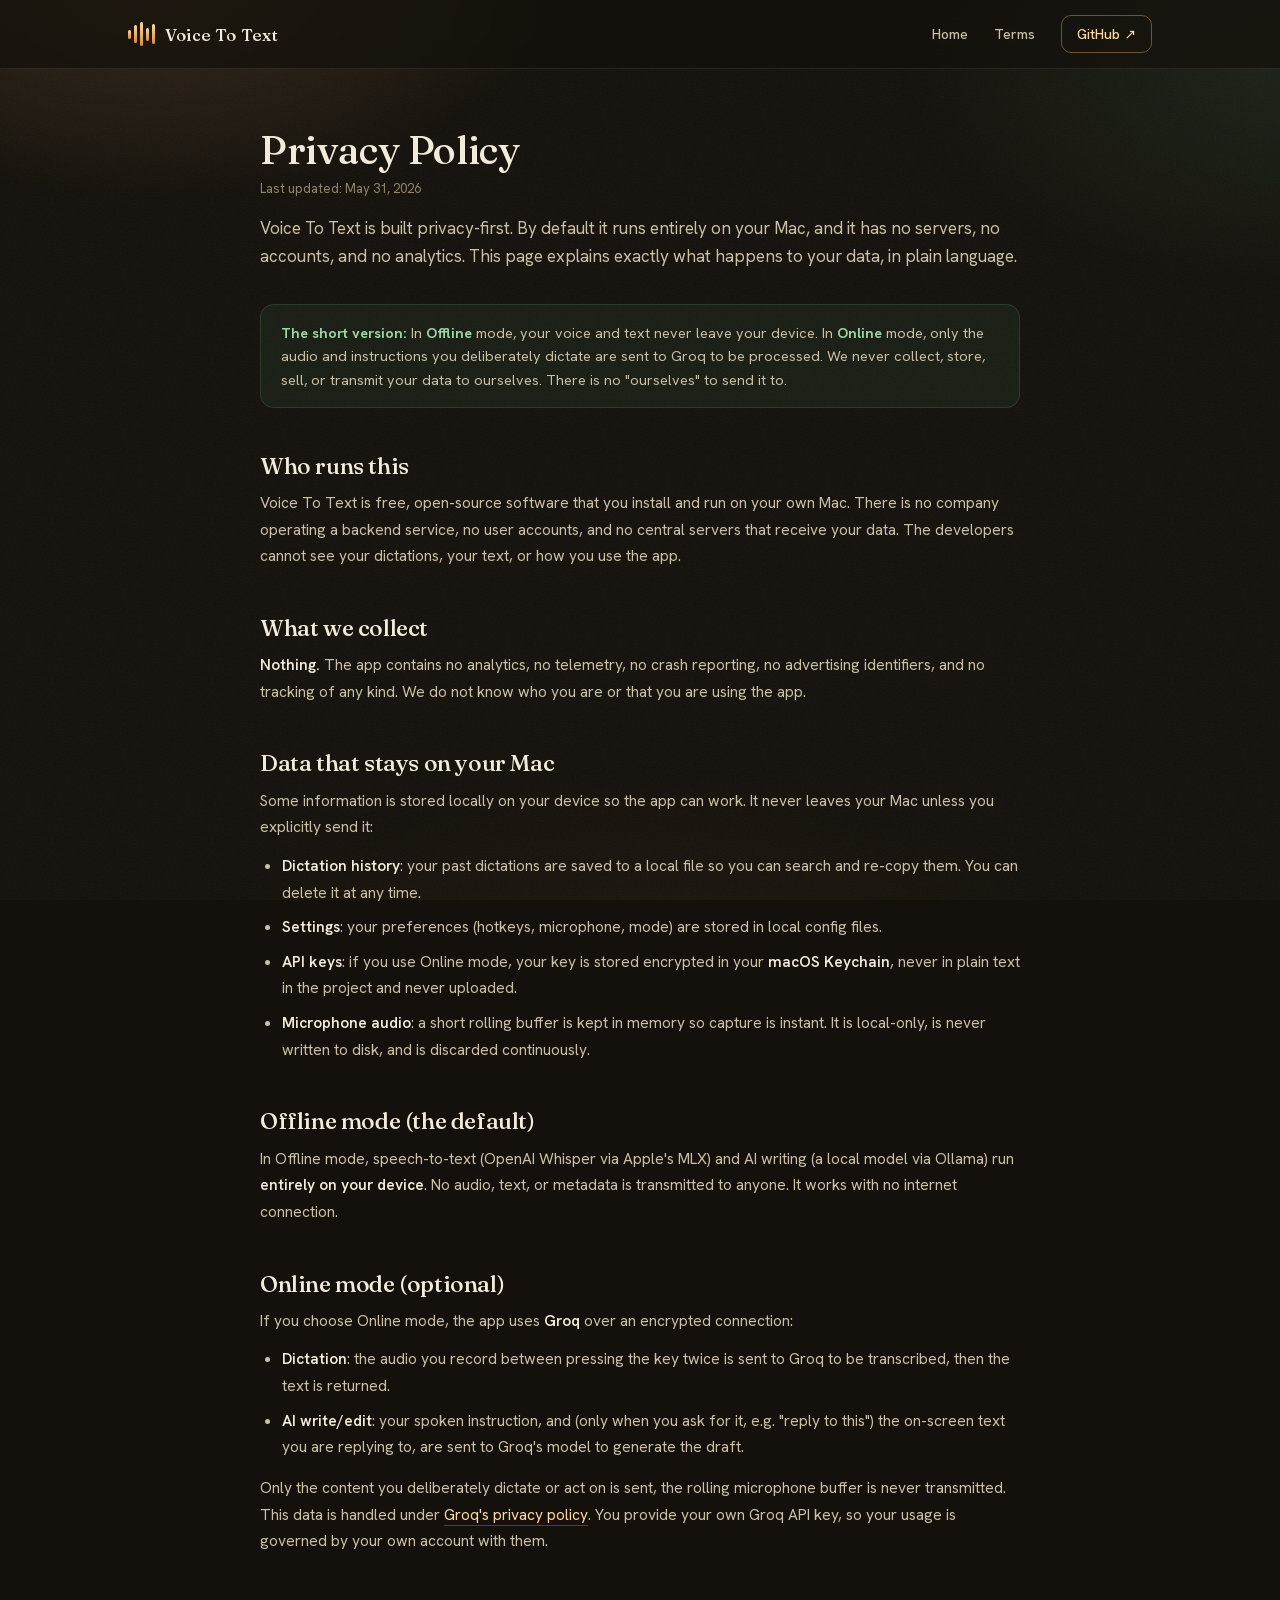
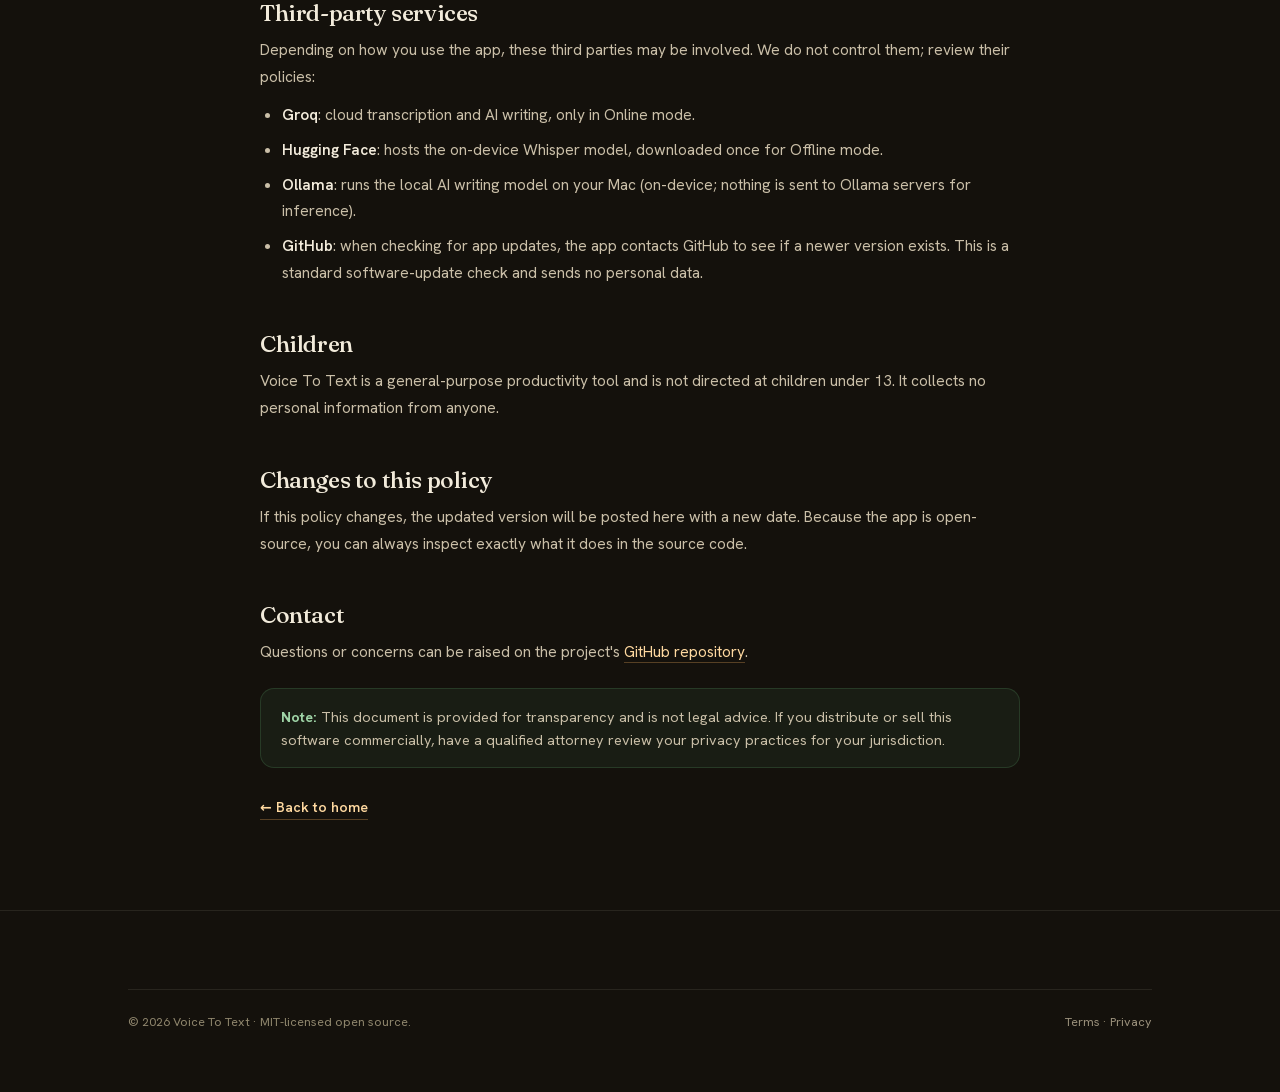
<file: site/privacy.html>
<!DOCTYPE html>
<html lang="en">
<head>
<meta charset="utf-8">
<meta name="viewport" content="width=device-width, initial-scale=1">
<title>Privacy Policy · Voice To Text</title>
<meta name="description" content="Voice To Text privacy policy: private by default, nothing leaves your Mac unless you choose Online mode.">
<link rel="stylesheet" href="style.css">
</head>
<body>
<nav>
  <div class="bar">
    <a class="brand" href="index.html"><span class="eq"><i></i><i></i><i></i><i></i><i></i></span> Voice&nbsp;To&nbsp;Text</a>
    <div class="links">
      <a href="index.html">Home</a>
      <a href="terms.html">Terms</a>
      <a class="gh" href="https://github.com/Gregory-Esman/voice-to-text">GitHub ↗</a>
    </div>
  </div>
</nav>

<div class="wrap">
<article class="prose">
  <h1>Privacy Policy</h1>
  <div class="updated">Last updated: May 31, 2026</div>
  <p class="lede">Voice To Text is built privacy-first. By default it runs entirely on your Mac, and it has no servers, no accounts, and no analytics. This page explains exactly what happens to your data, in plain language.</p>

  <div class="callout"><b>The short version:</b> In <b>Offline</b> mode, your voice and text never leave your device. In <b>Online</b> mode, only the audio and instructions you deliberately dictate are sent to Groq to be processed. We never collect, store, sell, or transmit your data to ourselves. There is no "ourselves" to send it to.</div>

  <h2>Who runs this</h2>
  <p>Voice To Text is free, open-source software that you install and run on your own Mac. There is no company operating a backend service, no user accounts, and no central servers that receive your data. The developers cannot see your dictations, your text, or how you use the app.</p>

  <h2>What we collect</h2>
  <p><strong>Nothing.</strong> The app contains no analytics, no telemetry, no crash reporting, no advertising identifiers, and no tracking of any kind. We do not know who you are or that you are using the app.</p>

  <h2>Data that stays on your Mac</h2>
  <p>Some information is stored locally on your device so the app can work. It never leaves your Mac unless you explicitly send it:</p>
  <ul>
    <li><strong>Dictation history</strong>: your past dictations are saved to a local file so you can search and re-copy them. You can delete it at any time.</li>
    <li><strong>Settings</strong>: your preferences (hotkeys, microphone, mode) are stored in local config files.</li>
    <li><strong>API keys</strong>: if you use Online mode, your key is stored encrypted in your <strong>macOS Keychain</strong>, never in plain text in the project and never uploaded.</li>
    <li><strong>Microphone audio</strong>: a short rolling buffer is kept in memory so capture is instant. It is local-only, is never written to disk, and is discarded continuously.</li>
  </ul>

  <h2>Offline mode (the default)</h2>
  <p>In Offline mode, speech-to-text (OpenAI Whisper via Apple's MLX) and AI writing (a local model via Ollama) run <strong>entirely on your device</strong>. No audio, text, or metadata is transmitted to anyone. It works with no internet connection.</p>

  <h2>Online mode (optional)</h2>
  <p>If you choose Online mode, the app uses <strong>Groq</strong> over an encrypted connection:</p>
  <ul>
    <li><strong>Dictation</strong>: the audio you record between pressing the key twice is sent to Groq to be transcribed, then the text is returned.</li>
    <li><strong>AI write/edit</strong>: your spoken instruction, and (only when you ask for it, e.g. "reply to this") the on-screen text you are replying to, are sent to Groq's model to generate the draft.</li>
  </ul>
  <p>Only the content you deliberately dictate or act on is sent, the rolling microphone buffer is never transmitted. This data is handled under <a href="https://groq.com/privacy-policy/">Groq's privacy policy</a>. You provide your own Groq API key, so your usage is governed by your own account with them.</p>

  <h2>Third-party services</h2>
  <p>Depending on how you use the app, these third parties may be involved. We do not control them; review their policies:</p>
  <ul>
    <li><strong>Groq</strong>: cloud transcription and AI writing, only in Online mode.</li>
    <li><strong>Hugging Face</strong>: hosts the on-device Whisper model, downloaded once for Offline mode.</li>
    <li><strong>Ollama</strong>: runs the local AI writing model on your Mac (on-device; nothing is sent to Ollama servers for inference).</li>
    <li><strong>GitHub</strong>: when checking for app updates, the app contacts GitHub to see if a newer version exists. This is a standard software-update check and sends no personal data.</li>
  </ul>

  <h2>Children</h2>
  <p>Voice To Text is a general-purpose productivity tool and is not directed at children under 13. It collects no personal information from anyone.</p>

  <h2>Changes to this policy</h2>
  <p>If this policy changes, the updated version will be posted here with a new date. Because the app is open-source, you can always inspect exactly what it does in the source code.</p>

  <h2>Contact</h2>
  <p>Questions or concerns can be raised on the project's <a href="https://github.com/Gregory-Esman/voice-to-text">GitHub repository</a>.</p>

  <div class="callout"><b>Note:</b> This document is provided for transparency and is not legal advice. If you distribute or sell this software commercially, have a qualified attorney review your privacy practices for your jurisdiction.</div>

  <a class="backlink" href="index.html">← Back to home</a>
</article>
</div>

<footer>
  <div class="wrap">
    <div class="fine">
      <span>© 2026 Voice To Text · MIT-licensed open source.</span>
      <span><a href="terms.html" style="color:var(--muted);text-decoration:none">Terms</a> · <a href="privacy.html" style="color:var(--muted);text-decoration:none">Privacy</a></span>
    </div>
  </div>
</footer>
</body>
</html>
</file>
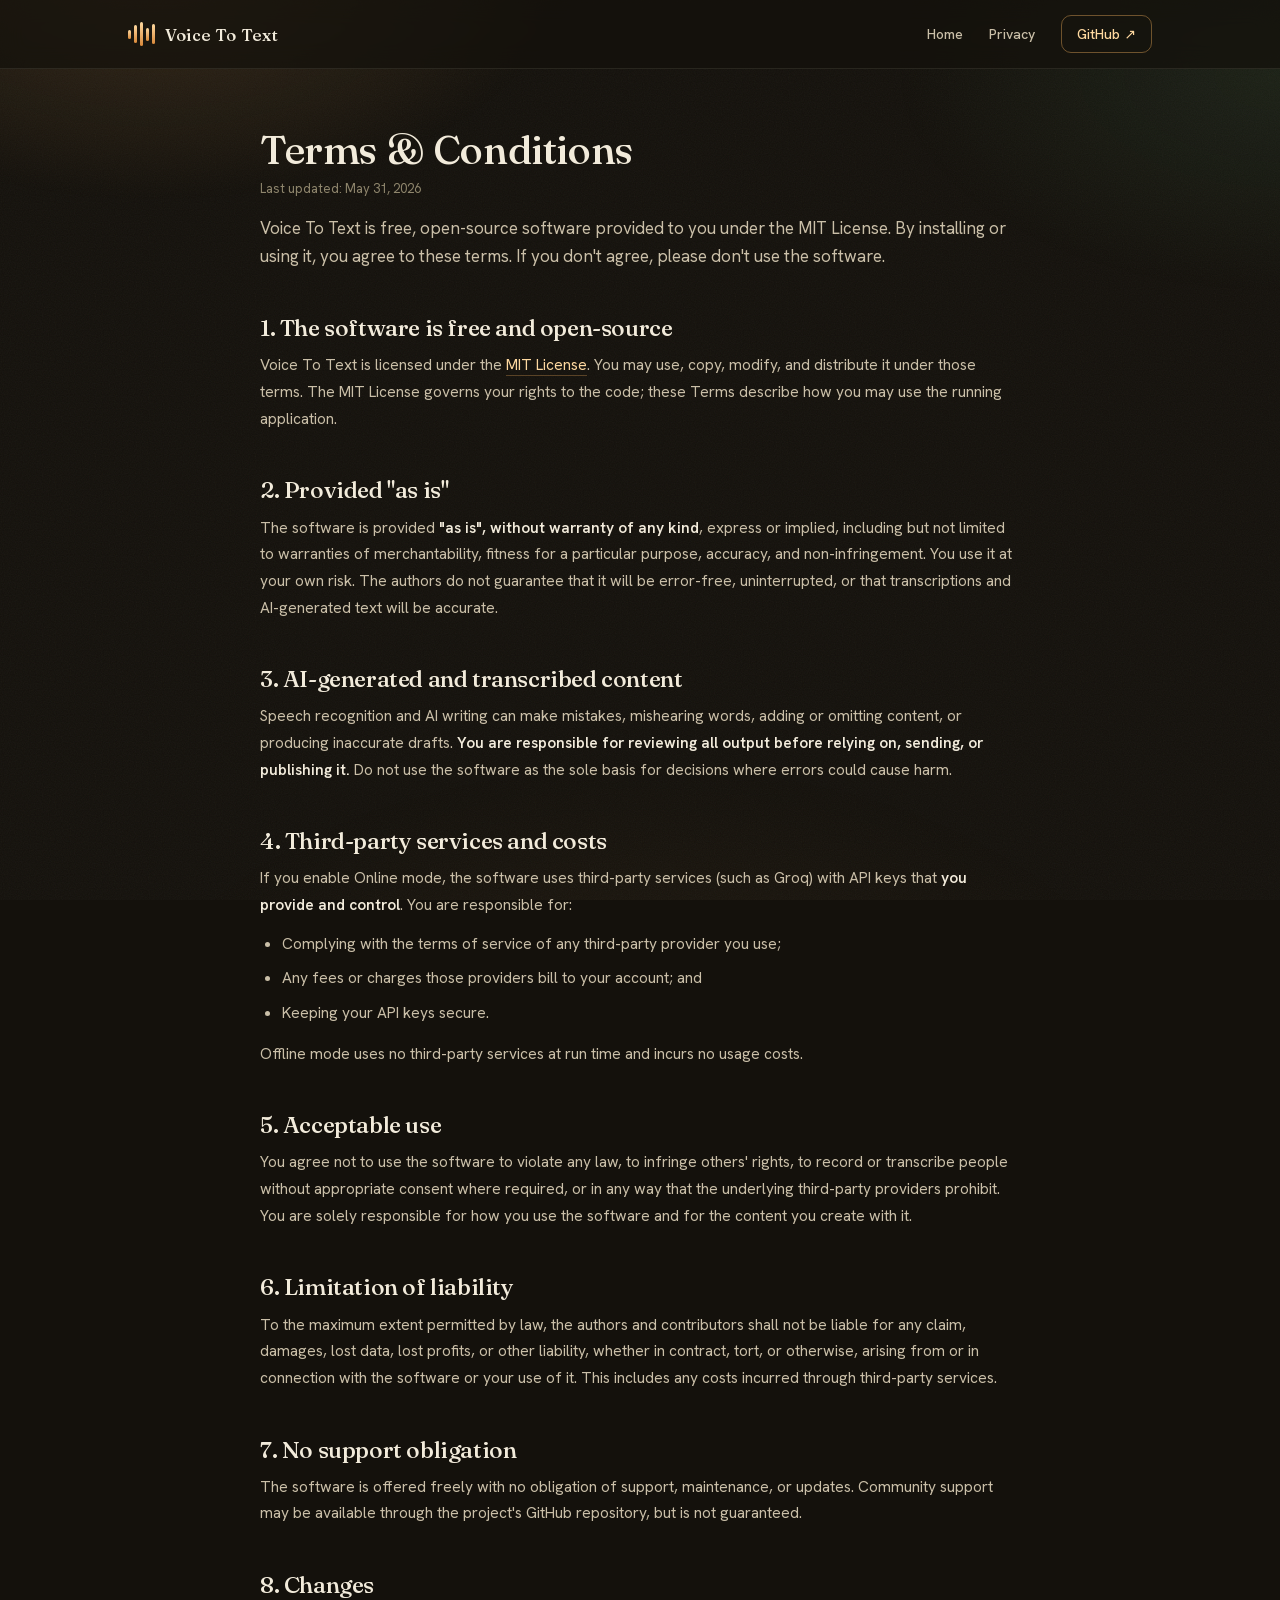
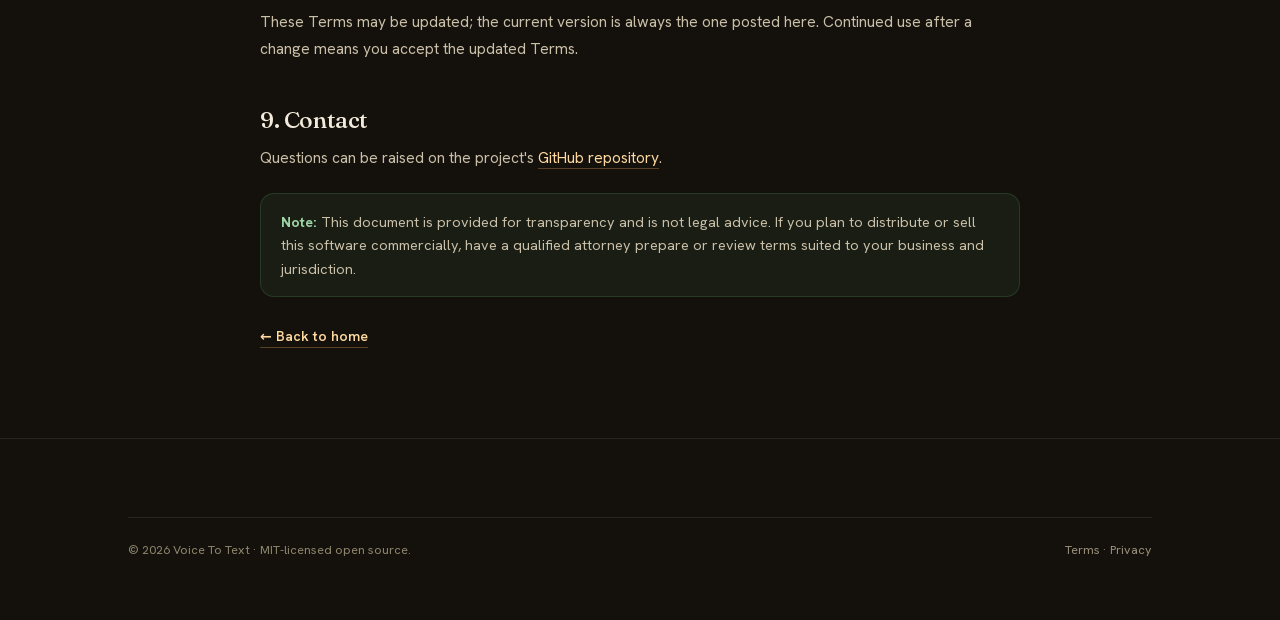
<file: site/terms.html>
<!DOCTYPE html>
<html lang="en">
<head>
<meta charset="utf-8">
<meta name="viewport" content="width=device-width, initial-scale=1">
<title>Terms &amp; Conditions · Voice To Text</title>
<meta name="description" content="Voice To Text terms of use: free, open-source, provided as-is.">
<link rel="stylesheet" href="style.css">
</head>
<body>
<nav>
  <div class="bar">
    <a class="brand" href="index.html"><span class="eq"><i></i><i></i><i></i><i></i><i></i></span> Voice&nbsp;To&nbsp;Text</a>
    <div class="links">
      <a href="index.html">Home</a>
      <a href="privacy.html">Privacy</a>
      <a class="gh" href="https://github.com/Gregory-Esman/voice-to-text">GitHub ↗</a>
    </div>
  </div>
</nav>

<div class="wrap">
<article class="prose">
  <h1>Terms &amp; Conditions</h1>
  <div class="updated">Last updated: May 31, 2026</div>
  <p class="lede">Voice To Text is free, open-source software provided to you under the MIT License. By installing or using it, you agree to these terms. If you don't agree, please don't use the software.</p>

  <h2>1. The software is free and open-source</h2>
  <p>Voice To Text is licensed under the <a href="https://github.com/Gregory-Esman/voice-to-text/blob/main/LICENSE">MIT License</a>. You may use, copy, modify, and distribute it under those terms. The MIT License governs your rights to the code; these Terms describe how you may use the running application.</p>

  <h2>2. Provided "as is"</h2>
  <p>The software is provided <strong>"as is", without warranty of any kind</strong>, express or implied, including but not limited to warranties of merchantability, fitness for a particular purpose, accuracy, and non-infringement. You use it at your own risk. The authors do not guarantee that it will be error-free, uninterrupted, or that transcriptions and AI-generated text will be accurate.</p>

  <h2>3. AI-generated and transcribed content</h2>
  <p>Speech recognition and AI writing can make mistakes, mishearing words, adding or omitting content, or producing inaccurate drafts. <strong>You are responsible for reviewing all output before relying on, sending, or publishing it.</strong> Do not use the software as the sole basis for decisions where errors could cause harm.</p>

  <h2>4. Third-party services and costs</h2>
  <p>If you enable Online mode, the software uses third-party services (such as Groq) with API keys that <strong>you provide and control</strong>. You are responsible for:</p>
  <ul>
    <li>Complying with the terms of service of any third-party provider you use;</li>
    <li>Any fees or charges those providers bill to your account; and</li>
    <li>Keeping your API keys secure.</li>
  </ul>
  <p>Offline mode uses no third-party services at run time and incurs no usage costs.</p>

  <h2>5. Acceptable use</h2>
  <p>You agree not to use the software to violate any law, to infringe others' rights, to record or transcribe people without appropriate consent where required, or in any way that the underlying third-party providers prohibit. You are solely responsible for how you use the software and for the content you create with it.</p>

  <h2>6. Limitation of liability</h2>
  <p>To the maximum extent permitted by law, the authors and contributors shall not be liable for any claim, damages, lost data, lost profits, or other liability, whether in contract, tort, or otherwise, arising from or in connection with the software or your use of it. This includes any costs incurred through third-party services.</p>

  <h2>7. No support obligation</h2>
  <p>The software is offered freely with no obligation of support, maintenance, or updates. Community support may be available through the project's GitHub repository, but is not guaranteed.</p>

  <h2>8. Changes</h2>
  <p>These Terms may be updated; the current version is always the one posted here. Continued use after a change means you accept the updated Terms.</p>

  <h2>9. Contact</h2>
  <p>Questions can be raised on the project's <a href="https://github.com/Gregory-Esman/voice-to-text">GitHub repository</a>.</p>

  <div class="callout"><b>Note:</b> This document is provided for transparency and is not legal advice. If you plan to distribute or sell this software commercially, have a qualified attorney prepare or review terms suited to your business and jurisdiction.</div>

  <a class="backlink" href="index.html">← Back to home</a>
</article>
</div>

<footer>
  <div class="wrap">
    <div class="fine">
      <span>© 2026 Voice To Text · MIT-licensed open source.</span>
      <span><a href="terms.html" style="color:var(--muted);text-decoration:none">Terms</a> · <a href="privacy.html" style="color:var(--muted);text-decoration:none">Privacy</a></span>
    </div>
  </div>
</footer>
</body>
</html>
</file>
<file: site/style.css>
/* Voice To Text — site design system (shared by the one-pager + legal pages).
   "Late-night studio": warm near-black, film grain, Fraunces display + Hanken
   Grotesk body, amber (dictation) + sage (privacy) accents. Matches the app's
   onboarding wizard. */
@import url("fonts/fonts.css");

:root{
  --bg:#14110c; --bg-raise:#1c1810; --bg-card:#221d14;
  --ink:#f2ebdb; --ink-soft:#cabfa8; --muted:#9b917c; --faint:#8f866d;
  --hair:rgba(242,235,219,.09); --hair-strong:rgba(242,235,219,.16);
  --amber:#f5b15c; --amber-hi:#ffd9a0; --amber-deep:#d9893a;
  --sage:#9ed3a6; --sage-deep:#5fae74; --blue:#8fb9f0;
  --radius:18px; --ease:cubic-bezier(.2,.7,.2,1);
  --maxw:1080px;
}
*{box-sizing:border-box;margin:0;padding:0;min-width:0}
html{scroll-behavior:smooth;overflow-x:clip}
body{
  font-family:"Hanken Grotesk",system-ui,sans-serif;
  background:var(--bg); color:var(--ink); line-height:1.6;
  -webkit-font-smoothing:antialiased; position:relative;
  overflow-x:clip; width:100%; max-width:100vw;
}
img,svg,canvas{max-width:100%}
/* atmosphere: warm radial glows + film grain */
body::before{content:"";position:fixed;inset:0;pointer-events:none;z-index:0;
  background:
    radial-gradient(60% 50% at 12% -5%, rgba(245,177,92,.16), transparent 55%),
    radial-gradient(55% 45% at 100% 8%, rgba(95,174,116,.10), transparent 55%),
    radial-gradient(70% 60% at 50% 120%, rgba(245,177,92,.06), transparent 60%);}
body::after{content:"";position:fixed;inset:0;pointer-events:none;z-index:0;opacity:.05;
  background-image:url("data:image/svg+xml,%3Csvg xmlns='http://www.w3.org/2000/svg' width='160' height='160'%3E%3Cfilter id='n'%3E%3CfeTurbulence type='fractalNoise' baseFrequency='0.85' numOctaves='2' stitchTiles='stitch'/%3E%3C/filter%3E%3Crect width='100%25' height='100%25' filter='url(%23n)'/%3E%3C/svg%3E");}
.wrap{position:relative;z-index:1;max-width:var(--maxw);margin:0 auto;padding:0 28px}

/* equalizer brand mark */
.eq{display:inline-flex;align-items:center;gap:3px;height:24px;vertical-align:middle}
.eq i{width:3px;border-radius:3px;background:linear-gradient(var(--amber-hi),var(--amber-deep));
  animation:eq 1.5s var(--ease) infinite}
.eq i:nth-child(1){height:9px;animation-delay:0s}.eq i:nth-child(2){height:18px;animation-delay:.16s}
.eq i:nth-child(3){height:24px;animation-delay:.32s}.eq i:nth-child(4){height:13px;animation-delay:.48s}
.eq i:nth-child(5){height:20px;animation-delay:.64s}
@keyframes eq{0%,100%{transform:scaleY(.45)}50%{transform:scaleY(1)}}
@media (prefers-reduced-motion:reduce){*{animation:none!important}}

/* nav */
nav{position:sticky;top:0;z-index:20;backdrop-filter:blur(12px);
  background:rgba(20,17,12,.72);border-bottom:1px solid var(--hair)}
nav .bar{display:flex;align-items:center;justify-content:space-between;
  max-width:var(--maxw);margin:0 auto;padding:15px 28px}
nav .brand{display:flex;align-items:center;gap:10px;font-family:"Fraunces",serif;
  font-weight:500;font-size:17px;letter-spacing:.2px;color:var(--ink);text-decoration:none}
nav .links{display:flex;align-items:center;gap:26px}
nav .links a{color:var(--ink-soft);text-decoration:none;font-size:14px;font-weight:500;transition:color .2s}
nav .links a:hover{color:var(--ink)}
nav .links a.gh{color:var(--amber-hi);border:1px solid rgba(245,177,92,.4);
  padding:7px 15px;border-radius:10px}
nav .links a.gh:hover{background:rgba(245,177,92,.12)}
@media (max-width:640px){nav .links a:not(.gh){display:none}}

/* buttons */
.btn{display:inline-flex;align-items:center;gap:9px;font-weight:600;font-size:15px;
  text-decoration:none;border-radius:12px;padding:13px 24px;transition:all .25s var(--ease);cursor:pointer}
.btn.primary{background:linear-gradient(180deg,var(--amber-hi),var(--amber-deep));color:#2a1c08;
  box-shadow:0 4px 22px rgba(245,177,92,.28)}
.btn.primary:hover{transform:translateY(-2px);box-shadow:0 8px 30px rgba(245,177,92,.4)}
.btn.ghost{color:var(--ink);border:1px solid var(--hair-strong)}
.btn.ghost:hover{background:var(--hair);border-color:var(--ink-soft)}

/* type helpers */
.kicker{font-size:11.5px;font-weight:700;letter-spacing:.26em;text-transform:uppercase;
  color:var(--amber);display:inline-flex;align-items:center;gap:10px}
.kicker::before{content:"";width:26px;height:1.5px;background:linear-gradient(90deg,var(--amber),transparent)}
h1,h2,h3{font-family:"Fraunces",serif;font-weight:500;letter-spacing:-.4px;line-height:1.05;
  overflow-wrap:break-word;word-wrap:break-word}
em{font-style:italic;color:var(--amber-hi)}

/* footer */
footer{position:relative;z-index:1;border-top:1px solid var(--hair);margin-top:90px;padding:44px 0 60px}
footer .cols{display:flex;flex-wrap:wrap;gap:30px;justify-content:space-between;align-items:flex-start}
footer .brand{display:flex;align-items:center;gap:10px;font-family:"Fraunces",serif;font-size:17px}
footer .tag{color:var(--faint);font-size:13px;margin-top:8px;max-width:34ch}
footer .links{display:flex;gap:40px;flex-wrap:wrap}
footer .links div b{display:block;font-size:12px;text-transform:uppercase;letter-spacing:.14em;color:var(--muted);margin-bottom:12px;font-weight:700}
footer .links a{display:block;color:var(--ink-soft);text-decoration:none;font-size:14px;margin-bottom:9px;transition:color .2s}
footer .links a:hover{color:var(--amber-hi)}
footer .fine{margin-top:34px;padding-top:22px;border-top:1px solid var(--hair);
  color:var(--faint);font-size:12.5px;display:flex;justify-content:space-between;flex-wrap:wrap;gap:10px}

/* legal-page prose */
.prose{max-width:760px;margin:0 auto;padding:60px 0 0}
.prose h1{font-size:40px;margin-bottom:8px}
.prose .updated{color:var(--faint);font-size:13px;margin-bottom:14px}
.prose .lede{color:var(--ink-soft);font-size:17px;line-height:1.65;margin-bottom:34px}
.prose h2{font-family:"Fraunces",serif;font-size:23px;font-weight:500;color:var(--ink);
  margin:38px 0 12px;padding-top:8px}
.prose p,.prose li{color:var(--ink-soft);font-size:15.5px;line-height:1.72;margin-bottom:12px}
.prose ul{padding-left:22px;margin-bottom:14px}
.prose li{margin-bottom:8px}
.prose strong{color:var(--ink);font-weight:600}
.prose a{color:var(--amber-hi);text-decoration:none;border-bottom:1px solid rgba(245,177,92,.3)}
.prose .callout{background:rgba(95,174,116,.08);border:1px solid rgba(95,174,116,.2);
  border-radius:14px;padding:16px 20px;margin:22px 0;color:var(--ink-soft);font-size:14.5px}
.prose .callout b{color:var(--sage)}
.backlink{display:inline-flex;align-items:center;gap:7px;color:var(--muted);text-decoration:none;
  font-size:14px;font-weight:600;margin-top:6px}
.backlink:hover{color:var(--amber-hi)}
</file>
<file: web/onboarding/fonts/fonts.css>
/* vietnamese */
@font-face {
  font-family: 'Fraunces';
  font-style: italic;
  font-weight: 400;
  font-display: swap;
  src: url(d693588a05.woff2) format('woff2');
  unicode-range: U+0102-0103, U+0110-0111, U+0128-0129, U+0168-0169, U+01A0-01A1, U+01AF-01B0, U+0300-0301, U+0303-0304, U+0308-0309, U+0323, U+0329, U+1EA0-1EF9, U+20AB;
}
/* latin-ext */
@font-face {
  font-family: 'Fraunces';
  font-style: italic;
  font-weight: 400;
  font-display: swap;
  src: url(edcb537a3c.woff2) format('woff2');
  unicode-range: U+0100-02BA, U+02BD-02C5, U+02C7-02CC, U+02CE-02D7, U+02DD-02FF, U+0304, U+0308, U+0329, U+1D00-1DBF, U+1E00-1E9F, U+1EF2-1EFF, U+2020, U+20A0-20AB, U+20AD-20C0, U+2113, U+2C60-2C7F, U+A720-A7FF;
}
/* latin */
@font-face {
  font-family: 'Fraunces';
  font-style: italic;
  font-weight: 400;
  font-display: swap;
  src: url(0b848d2a00.woff2) format('woff2');
  unicode-range: U+0000-00FF, U+0131, U+0152-0153, U+02BB-02BC, U+02C6, U+02DA, U+02DC, U+0304, U+0308, U+0329, U+2000-206F, U+20AC, U+2122, U+2191, U+2193, U+2212, U+2215, U+FEFF, U+FFFD;
}
/* vietnamese */
@font-face {
  font-family: 'Fraunces';
  font-style: normal;
  font-weight: 400 600;
  font-display: swap;
  src: url(f2197f6858.woff2) format('woff2');
  unicode-range: U+0102-0103, U+0110-0111, U+0128-0129, U+0168-0169, U+01A0-01A1, U+01AF-01B0, U+0300-0301, U+0303-0304, U+0308-0309, U+0323, U+0329, U+1EA0-1EF9, U+20AB;
}
/* latin-ext */
@font-face {
  font-family: 'Fraunces';
  font-style: normal;
  font-weight: 400 600;
  font-display: swap;
  src: url(1fba8b406f.woff2) format('woff2');
  unicode-range: U+0100-02BA, U+02BD-02C5, U+02C7-02CC, U+02CE-02D7, U+02DD-02FF, U+0304, U+0308, U+0329, U+1D00-1DBF, U+1E00-1E9F, U+1EF2-1EFF, U+2020, U+20A0-20AB, U+20AD-20C0, U+2113, U+2C60-2C7F, U+A720-A7FF;
}
/* latin */
@font-face {
  font-family: 'Fraunces';
  font-style: normal;
  font-weight: 400 600;
  font-display: swap;
  src: url(63f1654d1e.woff2) format('woff2');
  unicode-range: U+0000-00FF, U+0131, U+0152-0153, U+02BB-02BC, U+02C6, U+02DA, U+02DC, U+0304, U+0308, U+0329, U+2000-206F, U+20AC, U+2122, U+2191, U+2193, U+2212, U+2215, U+FEFF, U+FFFD;
}
/* cyrillic-ext */
@font-face {
  font-family: 'Hanken Grotesk';
  font-style: normal;
  font-weight: 400;
  font-display: swap;
  src: url(ab59ba1056.woff2) format('woff2');
  unicode-range: U+0460-052F, U+1C80-1C8A, U+20B4, U+2DE0-2DFF, U+A640-A69F, U+FE2E-FE2F;
}
/* vietnamese */
@font-face {
  font-family: 'Hanken Grotesk';
  font-style: normal;
  font-weight: 400;
  font-display: swap;
  src: url(294063ec72.woff2) format('woff2');
  unicode-range: U+0102-0103, U+0110-0111, U+0128-0129, U+0168-0169, U+01A0-01A1, U+01AF-01B0, U+0300-0301, U+0303-0304, U+0308-0309, U+0323, U+0329, U+1EA0-1EF9, U+20AB;
}
/* latin-ext */
@font-face {
  font-family: 'Hanken Grotesk';
  font-style: normal;
  font-weight: 400;
  font-display: swap;
  src: url(d9a6a0f84f.woff2) format('woff2');
  unicode-range: U+0100-02BA, U+02BD-02C5, U+02C7-02CC, U+02CE-02D7, U+02DD-02FF, U+0304, U+0308, U+0329, U+1D00-1DBF, U+1E00-1E9F, U+1EF2-1EFF, U+2020, U+20A0-20AB, U+20AD-20C0, U+2113, U+2C60-2C7F, U+A720-A7FF;
}
/* latin */
@font-face {
  font-family: 'Hanken Grotesk';
  font-style: normal;
  font-weight: 400;
  font-display: swap;
  src: url(fe1634f94a.woff2) format('woff2');
  unicode-range: U+0000-00FF, U+0131, U+0152-0153, U+02BB-02BC, U+02C6, U+02DA, U+02DC, U+0304, U+0308, U+0329, U+2000-206F, U+20AC, U+2122, U+2191, U+2193, U+2212, U+2215, U+FEFF, U+FFFD;
}
/* cyrillic-ext */
@font-face {
  font-family: 'Hanken Grotesk';
  font-style: normal;
  font-weight: 500;
  font-display: swap;
  src: url(ab59ba1056.woff2) format('woff2');
  unicode-range: U+0460-052F, U+1C80-1C8A, U+20B4, U+2DE0-2DFF, U+A640-A69F, U+FE2E-FE2F;
}
/* vietnamese */
@font-face {
  font-family: 'Hanken Grotesk';
  font-style: normal;
  font-weight: 500;
  font-display: swap;
  src: url(294063ec72.woff2) format('woff2');
  unicode-range: U+0102-0103, U+0110-0111, U+0128-0129, U+0168-0169, U+01A0-01A1, U+01AF-01B0, U+0300-0301, U+0303-0304, U+0308-0309, U+0323, U+0329, U+1EA0-1EF9, U+20AB;
}
/* latin-ext */
@font-face {
  font-family: 'Hanken Grotesk';
  font-style: normal;
  font-weight: 500;
  font-display: swap;
  src: url(d9a6a0f84f.woff2) format('woff2');
  unicode-range: U+0100-02BA, U+02BD-02C5, U+02C7-02CC, U+02CE-02D7, U+02DD-02FF, U+0304, U+0308, U+0329, U+1D00-1DBF, U+1E00-1E9F, U+1EF2-1EFF, U+2020, U+20A0-20AB, U+20AD-20C0, U+2113, U+2C60-2C7F, U+A720-A7FF;
}
/* latin */
@font-face {
  font-family: 'Hanken Grotesk';
  font-style: normal;
  font-weight: 500;
  font-display: swap;
  src: url(fe1634f94a.woff2) format('woff2');
  unicode-range: U+0000-00FF, U+0131, U+0152-0153, U+02BB-02BC, U+02C6, U+02DA, U+02DC, U+0304, U+0308, U+0329, U+2000-206F, U+20AC, U+2122, U+2191, U+2193, U+2212, U+2215, U+FEFF, U+FFFD;
}
/* cyrillic-ext */
@font-face {
  font-family: 'Hanken Grotesk';
  font-style: normal;
  font-weight: 600;
  font-display: swap;
  src: url(ab59ba1056.woff2) format('woff2');
  unicode-range: U+0460-052F, U+1C80-1C8A, U+20B4, U+2DE0-2DFF, U+A640-A69F, U+FE2E-FE2F;
}
/* vietnamese */
@font-face {
  font-family: 'Hanken Grotesk';
  font-style: normal;
  font-weight: 600;
  font-display: swap;
  src: url(294063ec72.woff2) format('woff2');
  unicode-range: U+0102-0103, U+0110-0111, U+0128-0129, U+0168-0169, U+01A0-01A1, U+01AF-01B0, U+0300-0301, U+0303-0304, U+0308-0309, U+0323, U+0329, U+1EA0-1EF9, U+20AB;
}
/* latin-ext */
@font-face {
  font-family: 'Hanken Grotesk';
  font-style: normal;
  font-weight: 600;
  font-display: swap;
  src: url(d9a6a0f84f.woff2) format('woff2');
  unicode-range: U+0100-02BA, U+02BD-02C5, U+02C7-02CC, U+02CE-02D7, U+02DD-02FF, U+0304, U+0308, U+0329, U+1D00-1DBF, U+1E00-1E9F, U+1EF2-1EFF, U+2020, U+20A0-20AB, U+20AD-20C0, U+2113, U+2C60-2C7F, U+A720-A7FF;
}
/* latin */
@font-face {
  font-family: 'Hanken Grotesk';
  font-style: normal;
  font-weight: 600;
  font-display: swap;
  src: url(fe1634f94a.woff2) format('woff2');
  unicode-range: U+0000-00FF, U+0131, U+0152-0153, U+02BB-02BC, U+02C6, U+02DA, U+02DC, U+0304, U+0308, U+0329, U+2000-206F, U+20AC, U+2122, U+2191, U+2193, U+2212, U+2215, U+FEFF, U+FFFD;
}
/* cyrillic-ext */
@font-face {
  font-family: 'Hanken Grotesk';
  font-style: normal;
  font-weight: 700;
  font-display: swap;
  src: url(ab59ba1056.woff2) format('woff2');
  unicode-range: U+0460-052F, U+1C80-1C8A, U+20B4, U+2DE0-2DFF, U+A640-A69F, U+FE2E-FE2F;
}
/* vietnamese */
@font-face {
  font-family: 'Hanken Grotesk';
  font-style: normal;
  font-weight: 700;
  font-display: swap;
  src: url(294063ec72.woff2) format('woff2');
  unicode-range: U+0102-0103, U+0110-0111, U+0128-0129, U+0168-0169, U+01A0-01A1, U+01AF-01B0, U+0300-0301, U+0303-0304, U+0308-0309, U+0323, U+0329, U+1EA0-1EF9, U+20AB;
}
/* latin-ext */
@font-face {
  font-family: 'Hanken Grotesk';
  font-style: normal;
  font-weight: 700;
  font-display: swap;
  src: url(d9a6a0f84f.woff2) format('woff2');
  unicode-range: U+0100-02BA, U+02BD-02C5, U+02C7-02CC, U+02CE-02D7, U+02DD-02FF, U+0304, U+0308, U+0329, U+1D00-1DBF, U+1E00-1E9F, U+1EF2-1EFF, U+2020, U+20A0-20AB, U+20AD-20C0, U+2113, U+2C60-2C7F, U+A720-A7FF;
}
/* latin */
@font-face {
  font-family: 'Hanken Grotesk';
  font-style: normal;
  font-weight: 700;
  font-display: swap;
  src: url(fe1634f94a.woff2) format('woff2');
  unicode-range: U+0000-00FF, U+0131, U+0152-0153, U+02BB-02BC, U+02C6, U+02DA, U+02DC, U+0304, U+0308, U+0329, U+2000-206F, U+20AC, U+2122, U+2191, U+2193, U+2212, U+2215, U+FEFF, U+FFFD;
}
</file>
